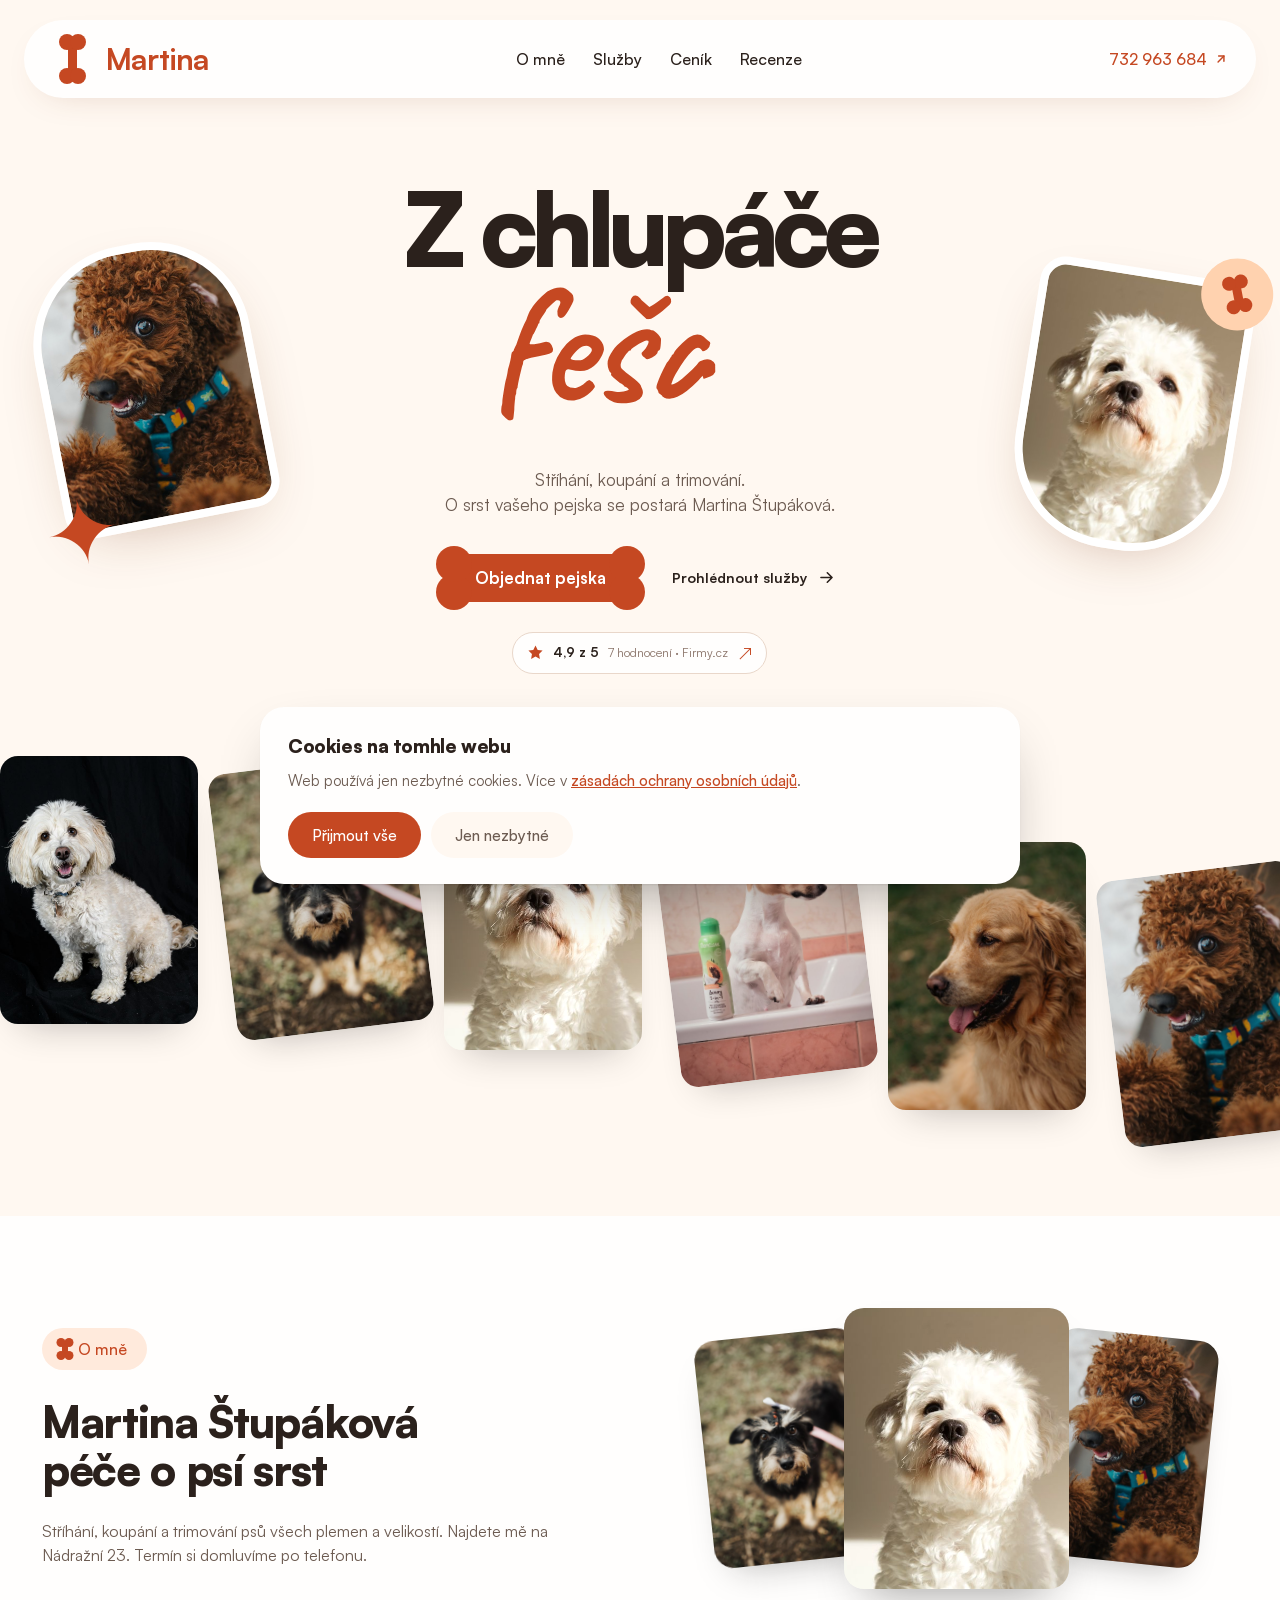
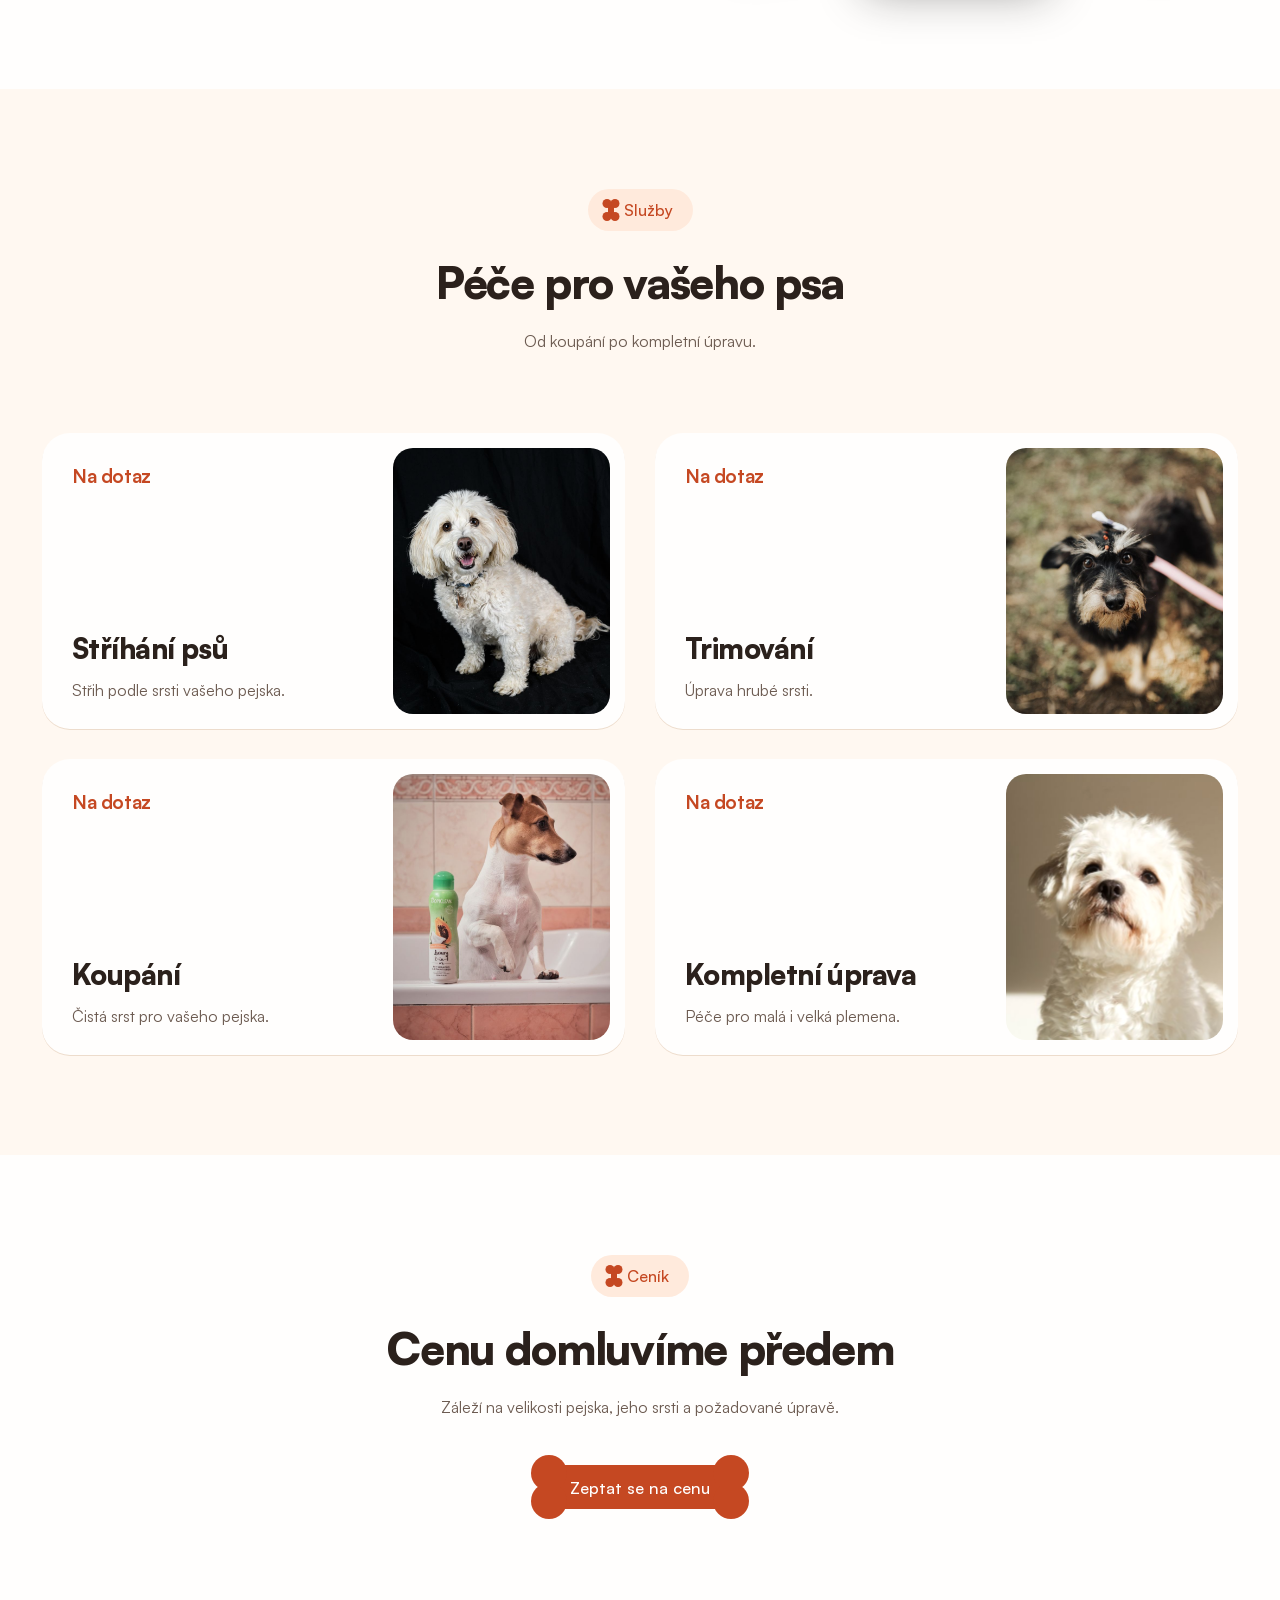
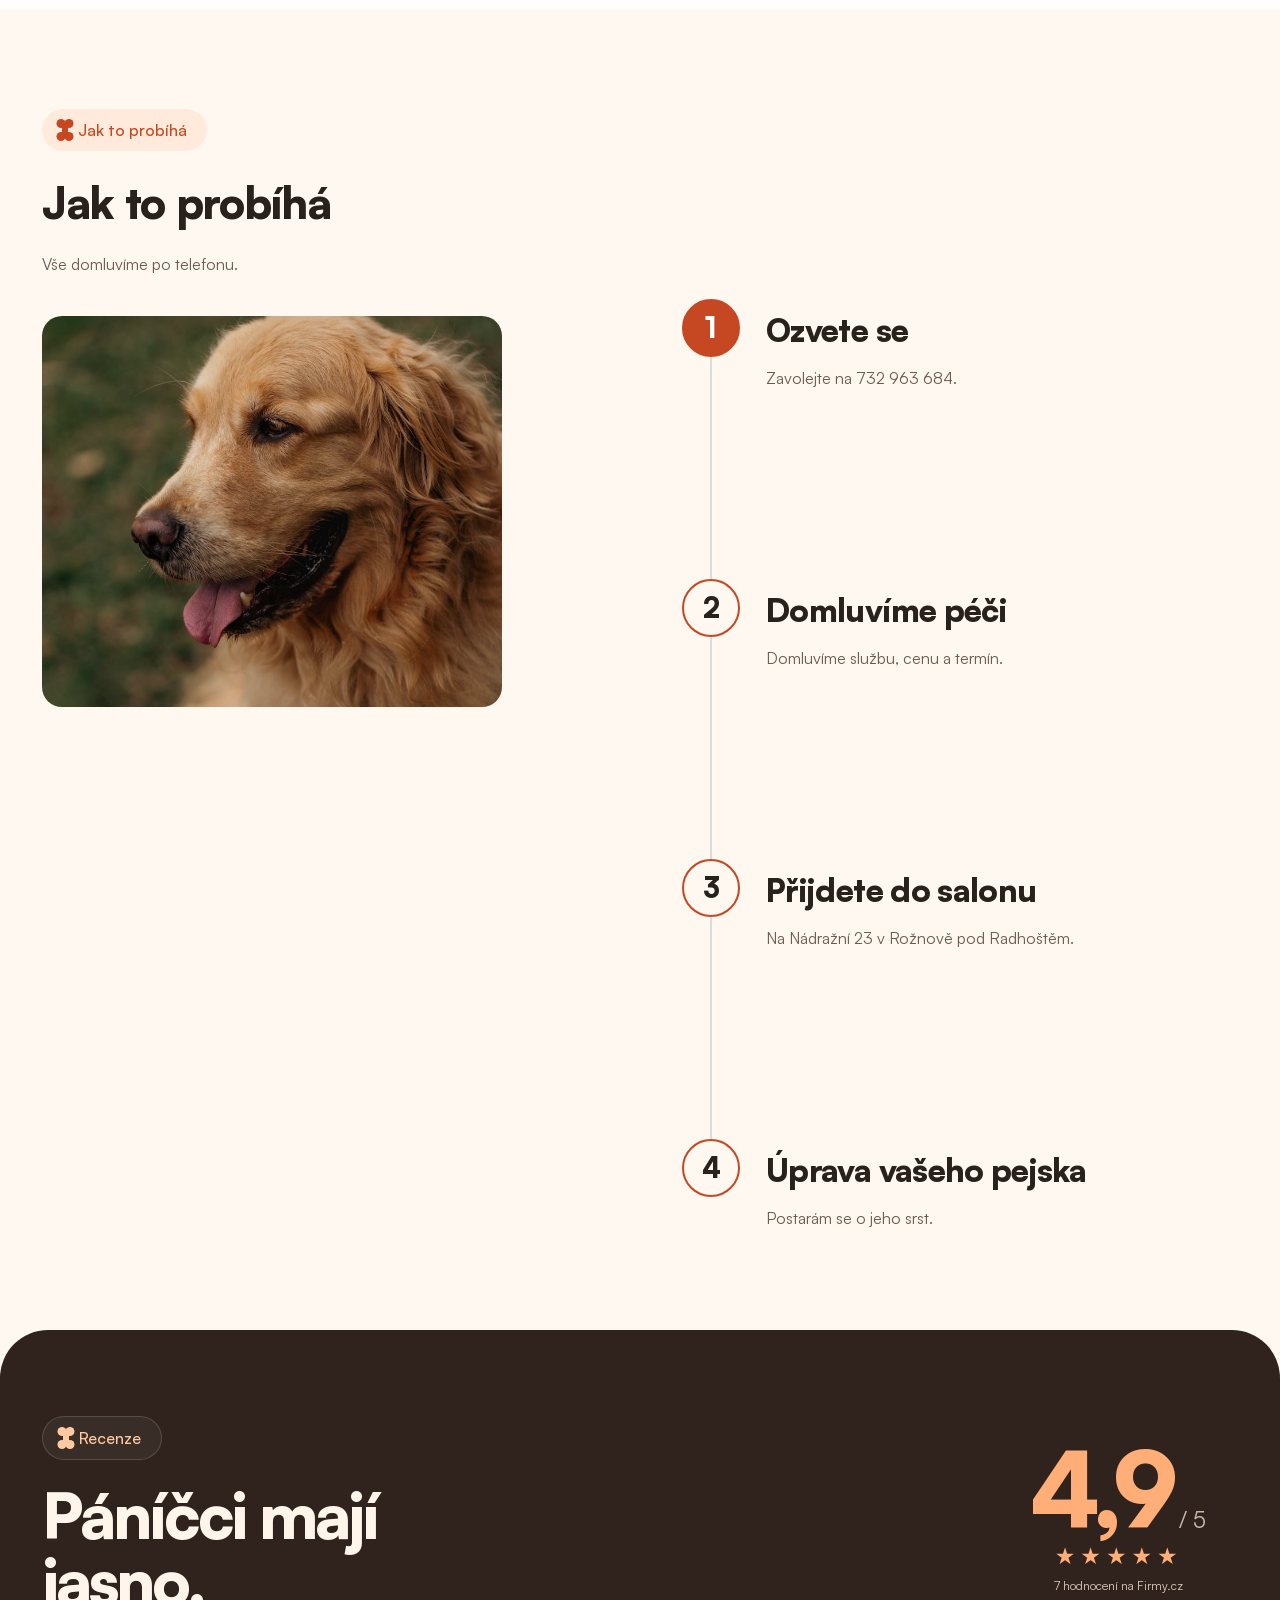
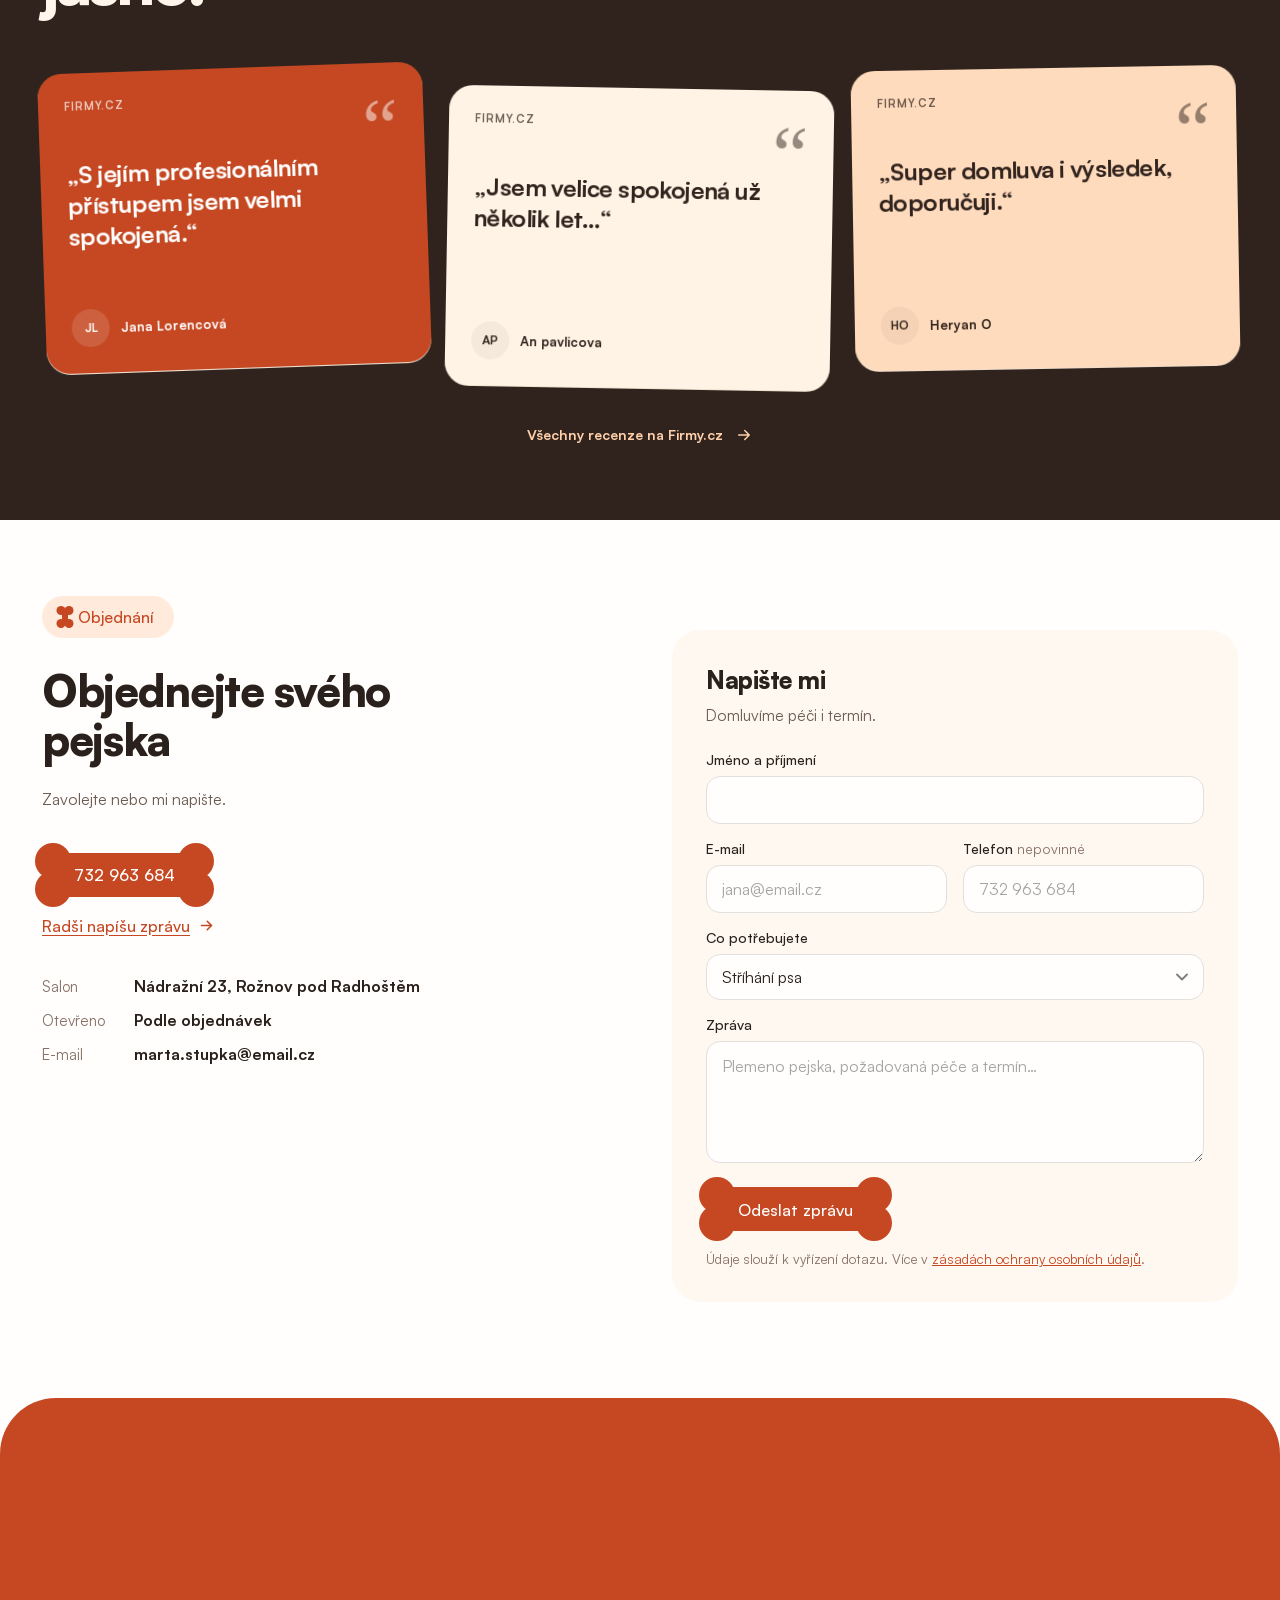
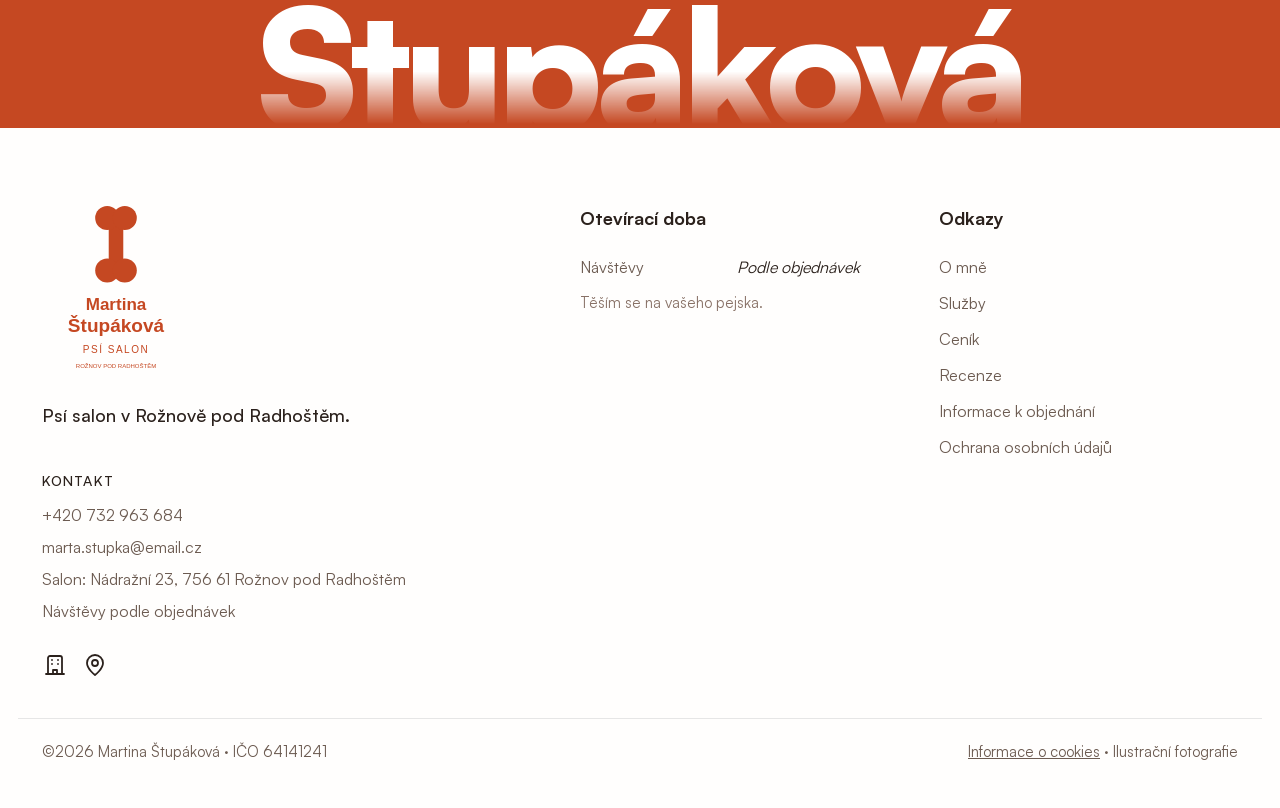
<file: public/index.html>
<!doctype html>
<html lang="cs">
<head>
<meta charset="utf-8">
<meta name="viewport" content="width=device-width, initial-scale=1">
<title>Martina Štupáková | Psí salon, Rožnov pod Radhoštěm</title>
<meta name="description" content="Stříhání, koupání, trimování a kompletní úprava psů všech ras i velikostí. Martina Štupáková, Nádražní 23, Rožnov pod Radhoštěm. Telefon 732 963 684.">
<meta name="theme-color" content="#c54822">
<link rel="icon" type="image/svg+xml" href="assets/salon/znak.svg">
<meta property="og:type" content="website">
<meta property="og:site_name" content="Psí salon Martina Štupáková">
<meta property="og:locale" content="cs_CZ">
<meta property="og:title" content="Martina Štupáková | Psí salon v Rožnově pod Radhoštěm">
<meta property="og:description" content="Stříhání, koupání, trimování a kompletní úprava psů. Návštěvy podle objednávek.">
<script type="application/ld+json">
{
  "@context": "https://schema.org",
  "@type": "LocalBusiness",
  "name": "Psí salon Martina Štupáková",
  "description": "Stříhání, koupání, trimování a kompletní úprava psů všech ras i velikostí.",
  "telephone": "+420732963684",
  "email": "marta.stupka@email.cz",
  "taxID": "64141241",
  "address": {
    "@type": "PostalAddress",
    "streetAddress": "Nádražní 23",
    "addressLocality": "Rožnov pod Radhoštěm",
    "postalCode": "756 61",
    "addressCountry": "CZ"
  },
  "sameAs": [
    "https://www.firmy.cz/detail/12734097-martina-stupakova-roznov-pod-radhostem.html"
  ]
}
</script>
<link rel="preload" href="assets/salon/pismo/caveat-semibold.ttf" as="font" type="font/ttf" crossorigin>
</head>
<body>
<style>
  @font-face{font-family:"Satoshi";src:url([data-uri]) format("woff2");font-weight:400;font-style:normal;font-display:swap;}
  @font-face{font-family:"Satoshi";src:url([data-uri]) format("woff2");font-weight:500;font-style:normal;font-display:swap;}
  @font-face{font-family:"Satoshi";src:url([data-uri]) format("woff2");font-weight:700;font-style:normal;font-display:swap;}
  @font-face{font-family:"Satoshi";src:url([data-uri]) format("woff2");font-weight:900;font-style:normal;font-display:swap;}

  :root{
    --bg:#f4f4f4;
    --surface:#ffffff;
    --ink:#141414;
    --ink-soft:#5a5a5a;
    --ink-muted:#7c7c7c;
    --accent:#5b6f70;
    --accent-dark:#46585a;
    --star:#e2a32e;
    --card-w:198px;
    --card-h:268px;
    --card-gap:24px;
    --arc:1;
    /* one grade across every photo so the mixed sources read as one set */
    --photo-grade:saturate(.9) contrast(1.02);
  }

  *{box-sizing:border-box;}
  html{ -webkit-text-size-adjust:100%; }
  html,body{margin:0;padding:0;}
  body{
    background:var(--bg);
    color:var(--ink);
    font-family:"Satoshi", ui-sans-serif, system-ui, -apple-system, "Segoe UI", sans-serif;
    -webkit-font-smoothing:antialiased;
    -moz-osx-font-smoothing:grayscale;
    overflow-x:clip;
  }

  a{color:inherit; text-decoration:none;}

  /* Lámání řádků. Nadpisy rozkládáme na stejně dlouhé řádky, u odstavců
     hlídáme, aby na posledním řádku nezůstalo osamocené slovo. Na úzké
     obrazovce je obojí vidět nejvíc. */
  h1, h2, h3,
  .pr-sub, .faq-item summary, .pr-pack h3, .pr-size-name{ text-wrap:balance; }
  p, blockquote, li, figcaption, .stat-label, .pr-size-breeds,
  .pr-size-time, .pr-pack-sub, .pr-pick-lead{ text-wrap:pretty; }
  a:focus-visible, button:focus-visible{outline:2px solid var(--accent-dark); outline-offset:4px; border-radius:8px;}

  .page{
    max-width:1344px;
    margin:0 auto;
    padding:0 24px;
  }

  /* ---------- Navbar ---------- */
  .nav-wrap{
    position:sticky;
    top:20px;
    z-index:50;
    max-width:1344px;
    margin:20px auto 0;
    padding:0 24px;
  }
  .navbar{
    background:var(--surface);
    border-radius:999px;
    height:78px;
    display:flex;
    align-items:center;
    justify-content:space-between;
    padding:0 28px 0 26px;
    box-shadow:0 1px 2px rgba(20,20,20,.04), 0 14px 30px -14px rgba(20,20,20,.16);
  }

  .logo{
    display:flex;
    align-items:center;
    gap:11px;
    font-size:30px;
    font-weight:700;
    color:var(--accent);
    letter-spacing:-0.02em;
  }

  .logo-img{ width:40px; height:40px; flex-shrink:0; }
  .brandmark-inner .logo-img{ width:1em; height:1em; }

  /* upright bone mark, scales through its custom properties, inherits text color */
  .bone-mark{
    /* waist stays narrower than the lobe pair, so it reads as a bone at any size */
    --bar-w:7px;
    --bar-h:22px;
    --lobe:11px;
    --spread:9px;
    position:relative;
    width:var(--bar-w);
    height:var(--bar-h);
    background:currentColor;
    border-radius:calc(var(--bar-w) / 2);
    flex-shrink:0;
  }
  .bone-mark::before,.bone-mark::after{
    content:"";
    position:absolute;
    left:50%;
    width:var(--lobe);
    height:var(--lobe);
    border-radius:50%;
    background:currentColor;
    transform:translateX(calc(-50% - var(--spread) / 2));
    box-shadow:var(--spread) 0 0 0 currentColor;
  }
  .bone-mark::before{ top:calc(var(--lobe) / -2); }
  .bone-mark::after{ bottom:calc(var(--lobe) / -2); }

  .nav-links{
    display:flex;
    align-items:center;
    gap:28px;
    list-style:none;
    margin:0;
    padding:0;
  }
  .nav-links a{
    font-size:16px;
    font-weight:500;
    color:var(--ink);
    transition:color .18s ease;
  }
  .nav-links a:hover{ color:var(--accent); }

  .nav-cta{
    display:inline-flex;
    align-items:center;
    gap:7px;
    font-size:16px;
    font-weight:500;
    color:var(--accent);
    transition:color .18s ease;
  }
  .nav-cta:hover{ color:var(--accent-dark); }
  .nav-cta svg{ width:14px; height:14px; }

  /* Nabídka na mobilu. Rozbaluje tentýž seznam odkazů jako na desktopu,
     aby se odkazy neudržovaly na dvou místech. */
  .nav-menu{ display:none; }
  .nav-menu-carky{
    position:relative;
    display:block;
    width:20px;
    height:14px;
  }
  .nav-menu-carky span{
    position:absolute;
    left:0;
    width:100%;
    height:2px;
    border-radius:2px;
    background:var(--accent);
    transition:transform .22s ease, opacity .18s ease;
  }
  .nav-menu-carky span:nth-child(1){ top:0; }
  .nav-menu-carky span:nth-child(2){ top:6px; }
  .nav-menu-carky span:nth-child(3){ top:12px; }
  .nav-menu[aria-expanded="true"] .nav-menu-carky span:nth-child(1){ transform:translateY(6px) rotate(45deg); }
  .nav-menu[aria-expanded="true"] .nav-menu-carky span:nth-child(2){ opacity:0; }
  .nav-menu[aria-expanded="true"] .nav-menu-carky span:nth-child(3){ transform:translateY(-6px) rotate(-45deg); }

  /* ---------- Hero ---------- */
  .hero{
    display:flex;
    flex-direction:column;
    align-items:center;
    text-align:center;
    padding-top:81px;
  }

  .trust{
    display:flex;
    align-items:center;
    gap:15px;
  }
  .avatars{ display:flex; }
  .avatars img{
    width:35px;
    height:35px;
    border-radius:50%;
    object-fit:cover;
    border:2.5px solid var(--surface);
    margin-left:-14px;
    box-shadow:0 2px 6px rgba(20,20,20,.14);
  }
  .avatars img:first-child{ margin-left:0; }

  .trust-text{
    display:flex;
    flex-direction:column;
    align-items:flex-start;
    text-align:left;
    line-height:1.32;
  }
  .trust-label{ font-size:14px; color:var(--ink-muted); font-weight:400; }
  .trust-value{ font-size:15.5px; color:var(--ink); font-weight:600; }

  h1{
    font-size:clamp(38px, 4.47vw, 71px);
    font-weight:900;
    line-height:1.06;
    letter-spacing:-0.035em;
    margin:40px 0 0;
    text-wrap:balance;
  }

  .sub{
    font-size:19px;
    line-height:1.34;
    color:var(--ink-soft);
    max-width:560px;
    margin:26px 0 0;
    font-weight:400;
  }

  .bone-btn{
    position:relative;
    display:inline-flex;
    align-items:center;
    justify-content:center;
    height:44px;
    padding:0 32px;
    margin-top:46px;
    background:var(--accent);
    color:#fff;
    font-family:inherit;
    font-size:16.5px;
    font-weight:500;
    border:none;
    border-radius:22px;
    cursor:pointer;
    transition:background .18s ease;
  }
  .bone-btn::before,.bone-btn::after{
    content:"";
    position:absolute;
    top:50%;
    width:36px;
    height:36px;
    border-radius:50%;
    background:var(--accent);
    transform:translateY(calc(-50% - 14px));
    box-shadow:0 28px 0 0 var(--accent);
    transition:background .18s ease, box-shadow .18s ease;
  }
  .bone-btn::before{ left:-7px; }
  .bone-btn::after{ right:-7px; }
  .bone-btn span{ position:relative; z-index:1; }
  .bone-btn:hover{ background:var(--accent-dark); }
  .bone-btn:hover::before,.bone-btn:hover::after{ background:var(--accent-dark); box-shadow:0 28px 0 0 var(--accent-dark); }

  /* ---------- Photo marquee ---------- */
  .strip{
    margin-top:4px;
    padding-top:22px;
    height:486px;
    overflow:hidden;
  }
  .track{
    display:flex;
    gap:var(--card-gap);
    width:max-content;
    animation:marquee 105s linear infinite;
    will-change:transform;
  }
  @keyframes marquee{
    from{ transform:translateX(-140px); }
    to{ transform:translateX(calc(-140px - 14 * (var(--card-w) + var(--card-gap)))); }
  }
  @media (prefers-reduced-motion: reduce){
    .track{ animation:none; transform:translateX(-140px); }
  }

  .card{
    flex-shrink:0;
    width:var(--card-w);
    height:var(--card-h);
  }

  .card-img{
    width:100%;
    height:100%;
    border-radius:18px;
    background-size:cover;
    background-position:center;
    background-repeat:no-repeat;
    background-color:#e4e4e4;
    filter:var(--photo-grade);
    box-shadow:0 20px 36px -22px rgba(20,20,20,.30);
    transition:transform .5s cubic-bezier(.22,1,.36,1), box-shadow .5s cubic-bezier(.22,1,.36,1);
  }
  .card:hover .card-img{
    transform:translateY(-14px) scale(1.035);
    box-shadow:0 30px 52px -24px rgba(20,20,20,.42);
  }

  @media (prefers-reduced-motion: reduce){
    .card-img{ transition:box-shadow .25s ease; }
    .card:hover .card-img{ transform:none; }
  }

  .card:nth-child(14n+1){ transform:translateY(calc(0px * var(--arc))) rotate(0deg); }
  .card:nth-child(14n+2){ transform:translateY(calc(7px * var(--arc))) rotate(-7deg); }
  .card:nth-child(14n+3){ transform:translateY(calc(26px * var(--arc))) rotate(0deg); }
  .card:nth-child(14n+4){ transform:translateY(calc(54px * var(--arc))) rotate(-7deg); }
  .card:nth-child(14n+5){ transform:translateY(calc(86px * var(--arc))) rotate(0deg); }
  .card:nth-child(14n+6){ transform:translateY(calc(114px * var(--arc))) rotate(-7deg); }
  .card:nth-child(14n+7){ transform:translateY(calc(133px * var(--arc))) rotate(0deg); }
  .card:nth-child(14n+8){ transform:translateY(calc(140px * var(--arc))) rotate(-7deg); }
  .card:nth-child(14n+9){ transform:translateY(calc(133px * var(--arc))) rotate(0deg); }
  .card:nth-child(14n+10){ transform:translateY(calc(114px * var(--arc))) rotate(-7deg); }
  .card:nth-child(14n+11){ transform:translateY(calc(86px * var(--arc))) rotate(0deg); }
  .card:nth-child(14n+12){ transform:translateY(calc(54px * var(--arc))) rotate(-7deg); }
  .card:nth-child(14n+13){ transform:translateY(calc(26px * var(--arc))) rotate(0deg); }
  .card:nth-child(14n+14){ transform:translateY(calc(7px * var(--arc))) rotate(-7deg); }

  .ph1{ background-image:url(assets/salon/fotky/pudl.jpg); }
  .ph2{ background-image:url(assets/salon/fotky/knirac.jpg); }
  .ph3{ background-image:url(assets/salon/fotky/maltezak.jpg); }
  .ph4{ background-image:url(assets/salon/fotky/koupani.jpg); }
  .ph5{ background-image:url(assets/salon/fotky/retrivr.jpg); }
  .ph6{ background-image:url(assets/salon/fotky/hnedy-pudl.jpg); }
  .ph7{ background-image:url(assets/salon/fotky/zlaty-retrivr.jpg); }

  /* ---------- About ---------- */
  .about{
    background:var(--surface);
  }
  .about-inner{
    max-width:1244px;
    margin:0 auto;
    padding:92px 24px 100px;
  }
  .about-grid{
    display:grid;
    grid-template-columns:1fr 1fr;
    gap:68px;
    align-items:center;
  }

  .badge{
    display:inline-flex;
    align-items:center;
    gap:10px;
    background:#edf2f2;
    color:var(--accent);
    font-size:16px;
    font-weight:500;
    padding:10px 20px;
    border-radius:999px;
  }
  .badge .bone-mark{ --bar-w:6px; --bar-h:13px; --lobe:9px; --spread:8px; }

  .about h2{
    font-size:44px;
    font-weight:900;
    line-height:1.1;
    letter-spacing:-0.03em;
    margin:28px 0 0;
  }
  .about p{
    font-size:16px;
    line-height:1.55;
    color:var(--ink-soft);
    max-width:575px;
    margin:24px 0 0;
  }

  .about-photos{
    display:flex;
    align-items:center;
    justify-content:center;
  }
  .ap{
    position:relative;
    border-radius:20px;
    background-size:cover;
    background-position:center;
    background-color:#eaeaea;
    filter:var(--photo-grade);
    box-shadow:0 18px 34px -20px rgba(20,20,20,.34);
  }
  .ap-side{
    width:162px;
    height:228px;
    z-index:1;
  }
  .ap-left{ transform:rotate(-6deg); }
  .ap-right{ transform:rotate(6deg); }
  .ap-main{
    width:225px;
    height:281px;
    margin:0 -22px;
    z-index:2;
    box-shadow:0 24px 44px -22px rgba(20,20,20,.42);
  }

  .stats{
    display:grid;
    grid-template-columns:repeat(4, 1fr);
    gap:8px;
    margin-top:72px;
  }
  .stat{
    background:#f7f7f7;
    border-radius:22px;
    padding:20px 24px;
    display:flex;
    flex-direction:column;
  }
  .stat-num{
    font-size:42px;
    font-weight:900;
    line-height:1;
    letter-spacing:-0.02em;
  }
  .stat-label{
    font-size:16px;
    color:var(--ink-soft);
    margin-top:12px;
  }

  /* ---------- Services ---------- */
  .services{
    background:var(--bg);
  }
  .svc-inner{
    max-width:1244px;
    margin:0 auto;
    padding:100px 24px;
  }
  .svc-head{
    display:flex;
    flex-direction:column;
    align-items:center;
    text-align:center;
  }
  .services h2{
    font-size:44px;
    font-weight:900;
    line-height:1.1;
    letter-spacing:-0.03em;
    margin:28px 0 0;
  }
  .svc-head p{
    font-size:16px;
    line-height:1.5;
    color:var(--ink-soft);
    margin:22px 0 0;
  }

  .svc-grid{
    display:grid;
    grid-template-columns:1fr 1fr;
    gap:30px;
    margin-top:80px;
  }

  .svc-card{
    display:flex;
    flex-direction:column;
  }
  .svc-body{
    position:relative;
    z-index:2;
    flex:1;
    background:var(--surface);
    border-radius:28px;
    min-height:296px;
    transition:border-radius .45s cubic-bezier(.32,.72,0,1) .06s;
    padding:15px;
    display:flex;
    gap:16px;
    box-shadow:0 1px 2px rgba(20,20,20,.05);
  }
  .svc-text{
    flex:1;
    min-width:0;
    display:flex;
    flex-direction:column;
    justify-content:space-between;
    padding:11px 0 12px 15px;
  }

  /* price loops upward to a second copy of itself on hover */
  .svc-price{
    display:block;
    height:34px;
    overflow:hidden;
    color:var(--accent);
    font-size:30px;
    font-weight:900;
    letter-spacing:-0.02em;
  }
  .svc-price span{
    display:block;
    height:34px;
    line-height:34px;
    transition:transform .5s cubic-bezier(.32,.72,0,1);
  }

  .services h3{
    font-size:28px;
    font-weight:900;
    letter-spacing:-0.02em;
    margin:0;
  }
  .svc-text p{
    font-size:16px;
    line-height:1.5;
    color:var(--ink-soft);
    margin:10px 0 0;
  }

  .svc-photo{
    width:217px;
    min-height:266px;
    align-self:stretch;
    flex-shrink:0;
    border-radius:20px;
    background-size:cover;
    background-position:center;
    background-color:#e4e4e4;
    filter:var(--photo-grade);
    transition:transform .5s cubic-bezier(.32,.72,0,1);
  }

  /* the orange bar is always its full size and simply slides down out of the
     card; only this mask grows, so card and bar read as one rounded block */
  .svc-cta{
    position:relative;
    z-index:1;
    height:0;
    overflow:hidden;
    transition:height .5s cubic-bezier(.32,.72,0,1);
  }
  .svc-cta a{
    position:absolute;
    left:0;
    right:0;
    bottom:0;
    height:52px;
    background:var(--accent);
    border-radius:0 0 28px 28px;
    display:flex;
    align-items:center;
    justify-content:flex-end;
    gap:8px;
    padding:0 30px;
    color:#fff;
    font-size:16px;
    font-weight:500;
  }
  .svc-cta svg{ width:14px; height:14px; }

  .svc-card:hover .svc-cta,
  .svc-card:focus-within .svc-cta{ height:52px; }
  .svc-card:hover .svc-body,
  .svc-card:focus-within .svc-body{
    border-bottom-left-radius:0;
    border-bottom-right-radius:0;
    transition:border-radius .2s cubic-bezier(.32,.72,0,1);
  }
  .svc-card:hover .svc-price span,
  .svc-card:focus-within .svc-price span{ transform:translateY(-34px); }
  .svc-card:hover .svc-photo,
  .svc-card:focus-within .svc-photo{ transform:rotate(-2.5deg); }

  @media (prefers-reduced-motion: reduce){
    .svc-price span,.svc-photo,.svc-cta,.svc-body,
    .svc-card:hover .svc-body,
    .svc-card:focus-within .svc-body{ transition:none; }
    .svc-card:hover .svc-price span,
    .svc-card:focus-within .svc-price span,
    .svc-card:hover .svc-photo,
    .svc-card:focus-within .svc-photo{ transform:none; }
  }

  /* ---------- Process ---------- */
  .process{
    background:var(--bg);
  }
  .process-inner{
    max-width:1244px;
    margin:0 auto;
    padding:100px 24px;
    display:grid;
    grid-template-columns:460px 1fr;
    gap:180px;
    align-items:start;
  }

  /* left column parks itself while the timeline scrolls past */
  .pr-intro{
    position:sticky;
    top:130px;
  }
  .process h2{
    font-size:44px;
    font-weight:900;
    line-height:1.1;
    letter-spacing:-0.03em;
    margin:28px 0 0;
  }
  .pr-intro > p{
    font-size:16px;
    line-height:1.5;
    color:var(--ink-soft);
    margin:24px 0 0;
  }
  .pr-photo{
    width:100%;
    aspect-ratio:445 / 379;
    margin-top:40px;
    border-radius:20px;
    background-size:cover;
    background-position:center;
    background-color:#e4e4e4;
    filter:var(--photo-grade);
  }

  .pr-track{
    position:relative;
    padding-top:190px;
  }
  .pr-list{
    list-style:none;
    margin:0;
    padding:0;
  }
  .pr-line{
    position:absolute;
    left:28px;
    width:2px;
    background:#dcdcdc;
    border-radius:1px;
  }
  .pr-line-fill{
    position:absolute;
    inset:0 0 auto 0;
    height:0;
    background:var(--accent);
    border-radius:1px;
  }

  .pr-step{
    position:relative;
    min-height:280px;
    padding-left:84px;
  }
  .pr-step:last-child{ min-height:0; }

  .pr-num{
    position:absolute;
    left:0;
    top:0;
    width:58px;
    height:58px;
    border-radius:50%;
    display:flex;
    align-items:center;
    justify-content:center;
    font-size:28px;
    font-weight:900;
    letter-spacing:-0.02em;
    background:var(--bg);
    border:2px solid var(--accent);
    color:var(--ink);
    z-index:2;
    transition:background .3s ease, color .3s ease;
  }
  .pr-step.is-active .pr-num{
    background:var(--accent);
    color:#fff;
  }

  .pr-copy{ padding-top:10px; }
  .process h3{
    font-size:32px;
    font-weight:900;
    letter-spacing:-0.02em;
    margin:0;
  }
  .pr-copy p{
    font-size:16px;
    line-height:1.5;
    color:var(--ink-soft);
    margin:14px 0 0;
    max-width:400px;
  }

  /* short category tag sits where the template kept a price */
  .svc-tag{ font-size:19px; font-weight:600; }
  .svc-note{
    margin:26px 0 0;
    font-size:16px;
    line-height:1.5;
    color:var(--ink-soft);
    text-align:center;
  }
  .svc-note a{ color:var(--accent); font-weight:500; }
  .svc-note a:hover{ text-decoration:underline; }

  /* ---------- Reviews ---------- */
  .reviews{ background:var(--surface); }
  .reviews-inner{
    max-width:1244px;
    margin:0 auto;
    padding:100px 24px;
  }
  .reviews-head{
    display:flex;
    flex-direction:column;
    align-items:center;
    text-align:center;
  }
  .reviews h2{
    font-size:44px;
    font-weight:900;
    line-height:1.1;
    letter-spacing:-0.03em;
    margin:28px 0 0;
  }

  .award{
    display:flex;
    align-items:center;
    justify-content:center;
    flex-wrap:wrap;
    gap:18px 40px;
    margin:34px auto 0;
    background:var(--bg);
    border-radius:22px;
    padding:22px 32px;
  }
  .award-mark{
    display:flex;
    align-items:center;
    gap:14px;
    font-size:19px;
    font-weight:900;
    letter-spacing:-0.02em;
    color:var(--accent);
  }
  .award-mark img{ width:52px; height:52px; }
  .award-stat{
    display:flex;
    flex-direction:column;
    gap:2px;
    font-size:15px;
    color:var(--ink-soft);
  }
  .award-stat b{
    font-size:19px;
    font-weight:700;
    color:var(--ink);
    letter-spacing:-0.02em;
  }
  .award-src{ font-size:14px; color:var(--ink-muted); }
  .award-src a{ color:var(--accent); }
  .award-src a:hover{ text-decoration:underline; }

  .reviews-grid{
    display:grid;
    grid-template-columns:repeat(3, 1fr);
    align-items:start;
    gap:25px;
    margin-top:36px;
  }
  .review{
    margin:0;
    background:var(--bg);
    border-radius:20px;
    padding:28px 26px;
  }
  .stars{
    display:flex;
    gap:3px;
    color:var(--star);
    margin-bottom:16px;
  }
  .stars svg{ width:17px; height:17px; }
  .review blockquote{
    margin:0;
    font-size:17px;
    line-height:1.45;
    color:var(--ink-soft);
  }
  .review figcaption{
    margin-top:20px;
    font-size:15px;
    color:var(--ink-muted);
  }
  .review figcaption b{
    display:block;
    font-size:17px;
    font-weight:600;
    color:var(--ink);
    margin-bottom:2px;
  }


  .sr-only{position:absolute;width:1px;height:1px;padding:0;margin:-1px;overflow:hidden;clip:rect(0 0 0 0);white-space:nowrap;border:0;}

  /* ---------- Price list ---------- */
  .pricing{ background:var(--surface); }
  .pricing-inner{
    max-width:1244px;
    margin:0 auto;
    padding:100px 24px;
  }
  .pricing-head{
    display:flex;
    flex-direction:column;
    align-items:center;
    text-align:center;
  }
  .pricing h2{
    font-size:44px;
    font-weight:900;
    line-height:1.1;
    letter-spacing:-0.03em;
    margin:28px 0 0;
  }
  .pricing-head > p{
    font-size:16px;
    line-height:1.5;
    color:var(--ink-soft);
    margin:22px 0 0;
    max-width:640px;
  }

  .pr-tabs{
    display:flex;
    justify-content:center;
    flex-wrap:wrap;
    gap:8px;
    margin:40px 0 0;
  }
  .pr-tab{
    font-family:inherit;
    font-size:15px;
    font-weight:500;
    color:var(--ink-soft);
    background:var(--bg);
    border:none;
    border-radius:999px;
    padding:11px 22px;
    cursor:pointer;
    transition:background .25s ease, color .25s ease;
  }
  .pr-tab:hover{ color:var(--ink); }
  .pr-tab[aria-selected="true"]{ background:var(--accent); color:#fff; }

  .pr-panel[hidden]{ display:none; }
  .pr-panel{
    margin-top:28px;
    animation:pr-fade .35s cubic-bezier(.22,1,.36,1) both;
  }
  @keyframes pr-fade{
    from{ opacity:0; transform:translateY(8px); }
    to{ opacity:1; transform:none; }
  }
  @media (prefers-reduced-motion: reduce){
    .pr-panel{ animation:none; }
  }

  .pr-scroll{
    overflow-x:auto;
    overscroll-behavior-x:contain;
    -webkit-overflow-scrolling:touch;
    border-radius:22px;
    background:var(--bg);
  }
  table.pr-table{
    width:100%;
    min-width:720px;
    border-collapse:collapse;
    font-size:16px;
  }
  .pr-table th,.pr-table td{
    padding:15px 18px;
    text-align:right;
    white-space:nowrap;
    font-variant-numeric:tabular-nums;
    border-bottom:1px solid #e6e4e1;
  }
  .pr-table tr:last-child th,.pr-table tr:last-child td{ border-bottom:none; }
  .pr-table thead th{
    font-size:14px;
    font-weight:600;
    color:var(--ink);
    line-height:1.3;
    white-space:normal;
    vertical-align:bottom;
  }
  .pr-table thead th span{
    display:block;
    font-weight:400;
    color:var(--ink-muted);
  }
  .pr-table tbody th{
    text-align:left;
    font-weight:500;
    color:var(--ink);
    white-space:normal;
    min-width:210px;
  }
  .pr-table td{ color:var(--ink-soft); }
  .pr-table tbody tr:hover{ background:#ececea; }
  .pr-table .is-key td{ color:var(--ink); font-weight:700; }

  .pr-packs{
    display:grid;
    grid-template-columns:1fr 1fr;
    gap:25px;
  }
  .pr-pack{
    background:var(--bg);
    border-radius:22px;
    padding:30px 28px;
  }
  .pr-pack h3{
    font-size:24px;
    font-weight:900;
    letter-spacing:-0.02em;
    margin:0;
  }
  .pr-pack .pr-pack-sub{
    display:block;
    margin-top:6px;
    font-size:15px;
    font-weight:400;
    color:var(--ink-muted);
  }
  .pr-price{
    display:flex;
    align-items:baseline;
    gap:10px;
    margin:22px 0 0;
    font-size:34px;
    font-weight:900;
    letter-spacing:-0.02em;
    color:var(--accent);
  }
  .pr-price small{
    font-size:15px;
    font-weight:500;
    color:var(--ink-soft);
  }
  .pr-pack h4{
    margin:26px 0 12px;
    font-size:15px;
    font-weight:600;
  }
  .pr-pack ul{
    list-style:none;
    margin:0;
    padding:0;
    display:flex;
    flex-direction:column;
    gap:9px;
    font-size:16px;
    color:var(--ink-soft);
  }
  .pr-pack li{ display:flex; gap:10px; }
  .pr-pack li::before{
    content:"";
    flex-shrink:0;
    width:6px;
    height:6px;
    margin-top:9px;
    border-radius:50%;
    background:var(--accent);
  }

  .pr-notes{
    margin-top:56px;
    display:grid;
    grid-template-columns:1fr 1fr;
    gap:25px;
  }
  .pr-note{
    background:var(--bg);
    border-radius:22px;
    padding:30px 28px;
  }
  .pr-note h3{
    font-size:20px;
    font-weight:700;
    letter-spacing:-0.02em;
    margin:0 0 16px;
  }
  .pr-note ol,.pr-note ul{
    margin:0;
    padding-left:20px;
    display:flex;
    flex-direction:column;
    gap:11px;
    font-size:16px;
    line-height:1.5;
    color:var(--ink-soft);
  }
  .pr-note li::marker{ color:var(--accent); font-weight:700; }
  .pr-free{
    margin:18px 0 0;
    font-size:16px;
    line-height:1.5;
    color:var(--ink);
    font-weight:500;
  }

  @media (max-width:900px){
    .pricing-inner{ padding:64px 24px; }
    .pricing h2{ font-size:32px; }
    .pr-packs,.pr-notes{ grid-template-columns:1fr; }
  }

  /* price list, plain-language layer */
  .pr-quick{
    display:flex;
    flex-wrap:wrap;
    justify-content:center;
    gap:10px;
    margin:26px 0 0;
  }
  .pr-quick span{
    background:var(--bg);
    border-radius:999px;
    padding:9px 18px;
    font-size:15px;
    color:var(--ink-soft);
  }
  .pr-quick b{ color:var(--ink); font-weight:700; }

  .pr-lead{
    max-width:780px;
    margin:0 auto 22px;
    text-align:center;
    font-size:17px;
    line-height:1.5;
    color:var(--ink-soft);
  }
  .pr-lead b{ color:var(--ink); font-weight:700; }

  .pr-sizes{
    display:grid;
    grid-template-columns:repeat(5,1fr);
    gap:14px;
  }
  .pr-size{
    background:var(--bg);
    border-radius:22px;
    padding:26px 22px 24px;
    display:flex;
    flex-direction:column;
  }
  .pr-size-name{ font-size:17px; font-weight:700; letter-spacing:-0.01em; }
  .pr-size-kg{ margin-top:4px; font-size:15px; color:var(--ink-muted); }
  .pr-size-price{
    margin-top:18px;
    font-size:31px;
    font-weight:900;
    letter-spacing:-0.02em;
    color:var(--accent);
    font-variant-numeric:tabular-nums;
  }
  .pr-size-time{ margin-top:6px; font-size:14px; line-height:1.4; color:var(--ink-soft); }
  .pr-size-breeds{
    margin-top:auto;
    padding-top:18px;
    font-size:14px;
    line-height:1.45;
    color:var(--ink-muted);
  }
  .pr-size-breeds b{
    display:block;
    margin:0 0 4px;
    padding-top:16px;
    border-top:1px solid #e0dedb;
    color:var(--ink-soft);
    font-weight:600;
  }

  .pr-incl{
    margin-top:14px;
    background:var(--bg);
    border-radius:22px;
    padding:30px 28px;
  }
  .pr-incl h3{
    font-size:20px;
    font-weight:700;
    letter-spacing:-0.02em;
    margin:0 0 18px;
  }
  .pr-incl-list{
    list-style:none;
    margin:0;
    padding:0;
    display:grid;
    grid-template-columns:repeat(3,1fr);
    gap:11px 30px;
    font-size:16px;
    color:var(--ink-soft);
  }
  .pr-incl-list li{ display:flex; gap:10px; }
  .pr-incl-list li::before{
    content:"";
    flex-shrink:0;
    width:6px;
    height:6px;
    margin-top:9px;
    border-radius:50%;
    background:var(--accent);
  }

  .pr-sub{
    margin:48px 0 0;
    font-size:24px;
    font-weight:900;
    letter-spacing:-0.02em;
  }
  .pr-subnote{
    margin:10px 0 20px;
    max-width:780px;
    font-size:16px;
    line-height:1.5;
    color:var(--ink-soft);
  }
  .pr-swipe{
    display:none;
    margin:12px 0 0;
    font-size:14px;
    color:var(--ink-muted);
  }

  @media (max-width:1100px){
    .pr-sizes{ grid-template-columns:repeat(3,1fr); }
    .pr-incl-list{ grid-template-columns:repeat(2,1fr); }
  }
  /* pruh s velikostmi psa, objevi se az na uzke obrazovce misto
     posouvani siroke tabulky do stran */
  .pr-pick{ display:none; }
  .pr-pick-lead{
    display:block;
    margin:0 0 10px;
    font-size:14px;
    color:var(--ink-muted);
  }
  .pr-pick-row{
    display:flex;
    gap:6px;
    overflow-x:auto;
    overscroll-behavior-x:contain;
    scrollbar-width:none;
    padding-bottom:2px;
  }
  .pr-pick-row::-webkit-scrollbar{ display:none; }
  .pr-pick-row button{
    flex:1 0 auto;
    font-family:inherit;
    font-size:14px;
    font-weight:600;
    line-height:1.25;
    color:var(--ink-soft);
    background:var(--bg);
    border:2px solid transparent;
    border-radius:14px;
    padding:9px 13px;
    cursor:pointer;
    white-space:nowrap;
    transition:background .2s ease, color .2s ease, border-color .2s ease;
  }
  .pr-pick-row button span{
    display:block;
    font-size:12.5px;
    font-weight:400;
    color:var(--ink-muted);
  }
  .pr-pick-row button[aria-pressed="true"]{
    background:var(--accent);
    border-color:var(--accent);
    color:#fff;
  }
  .pr-pick-row button[aria-pressed="true"] span{ color:rgba(255,255,255,.8); }

  @media (max-width:900px){
    .pr-sizes{ grid-template-columns:repeat(2,1fr); }
    .pr-incl-list{ grid-template-columns:1fr; }
    .pr-sub{ font-size:21px; }
    .pr-swipe{ display:block; }

    /* ---- psi tabulky: misto peti sloupcu jen ten vybrany ---- */
    .pr-pick.je-aktivni{ display:block; margin:0 0 14px; }
    .pr-scroll.je-vybrano{ overflow-x:visible; }
    .je-vybrano table.pr-table{ min-width:0; width:100%; }
    .je-vybrano .pr-table tbody th{ min-width:0; padding-right:10px; }
    .je-vybrano .pr-table thead th{ font-size:15px; }
    .je-vybrano .pr-table thead th:first-child{ text-align:left; }
    .je-vybrano .pr-table thead th span{ font-size:13px; }
    /* cena se nezalamuje, zbytek sirky pripadne nazvu ukonu */
    .je-vybrano .pr-table td{
      width:1%;
      white-space:nowrap;
      font-weight:700;
      color:var(--ink);
    }
    /* skryjeme vsechny cenove sloupce a jeden vratime podle volby */
    .je-vybrano .pr-table td,
    .je-vybrano .pr-table thead th:nth-child(n+2){ display:none; }
    .je-vybrano[data-vel="2"] .pr-table td:nth-child(2),
    .je-vybrano[data-vel="2"] .pr-table thead th:nth-child(2),
    .je-vybrano[data-vel="3"] .pr-table td:nth-child(3),
    .je-vybrano[data-vel="3"] .pr-table thead th:nth-child(3),
    .je-vybrano[data-vel="4"] .pr-table td:nth-child(4),
    .je-vybrano[data-vel="4"] .pr-table thead th:nth-child(4),
    .je-vybrano[data-vel="5"] .pr-table td:nth-child(5),
    .je-vybrano[data-vel="5"] .pr-table thead th:nth-child(5),
    .je-vybrano[data-vel="6"] .pr-table td:nth-child(6),
    .je-vybrano[data-vel="6"] .pr-table thead th:nth-child(6){ display:table-cell; }

    /* ---- kocici tabulka: z kazdeho radku karta ---- */
    .pr-scroll[data-karty]{ overflow-x:visible; background:none; border-radius:0; }
    [data-karty] + .pr-swipe{ display:none; }
    [data-karty] table.pr-table{ min-width:0; }
    [data-karty] .pr-table thead{ display:none; }
    [data-karty] .pr-table,
    [data-karty] .pr-table tbody,
    [data-karty] .pr-table tr,
    [data-karty] .pr-table th,
    [data-karty] .pr-table td{ display:block; }
    [data-karty] .pr-table tr{
      background:var(--bg);
      border-radius:20px;
      padding:20px 22px 8px;
    }
    [data-karty] .pr-table tr + tr{ margin-top:10px; }
    [data-karty] .pr-table tbody tr:hover{ background:var(--bg); }
    [data-karty] .pr-table tbody tr.is-key{ background:#edf2f2; }
    [data-karty] .pr-table tbody th{
      min-width:0;
      padding:0 0 12px;
      font-size:17px;
      font-weight:700;
      border-bottom:none;
    }
    [data-karty] .pr-table td{
      display:flex;
      justify-content:space-between;
      align-items:baseline;
      gap:16px;
      padding:9px 0;
      text-align:right;
      border-bottom:none;
      color:var(--ink);
      font-weight:600;
    }
    [data-karty] .pr-table td + td{ border-top:1px solid #e0dedb; }
    [data-karty] .pr-table td::before{
      content:attr(data-sloupec);
      flex:1 1 auto;
      text-align:left;
      white-space:normal;
      color:var(--ink-muted);
      font-weight:400;
    }
    [data-karty] .pr-table .is-key td + td{ border-top-color:#d5e0e0; }
  }
  @media (max-width:560px){
    .pr-sizes{ grid-template-columns:1fr; }
  }

  /* ---------- FAQ ---------- */
  .faq{
    background:var(--bg);
  }
  .faq-inner{
    max-width:1244px;
    margin:0 auto;
    padding:100px 24px;
    display:grid;
    grid-template-columns:1fr 589px;
    gap:60px;
    align-items:start;
  }
  .faq h2{
    font-size:44px;
    font-weight:900;
    line-height:1.1;
    letter-spacing:-0.03em;
    margin:28px 0 0;
  }
  .faq-intro > p{
    font-size:16px;
    line-height:1.5;
    color:var(--ink-soft);
    margin:24px 0 0;
    max-width:520px;
  }

  .faq-panel{
    background:#efefef;
    border-radius:24px;
    padding:20px 22px;
    display:flex;
    flex-direction:column;
    gap:14px;
  }
  .faq-item{
    background:var(--surface);
    border-radius:16px;
    padding:0 22px;
  }
  .faq-item summary{
    list-style:none;
    display:flex;
    align-items:center;
    justify-content:space-between;
    gap:20px;
    padding:19px 0;
    cursor:pointer;
    font-size:17px;
    font-weight:500;
    color:var(--ink);
  }
  .faq-item summary::-webkit-details-marker{ display:none; }
  .faq-item summary:focus-visible{ outline:2px solid var(--accent); outline-offset:4px; border-radius:6px; }

  /* plus that turns into a cross when the item opens */
  .faq-mark{
    position:relative;
    width:17px;
    height:17px;
    flex-shrink:0;
    transition:transform .3s cubic-bezier(.22,1,.36,1);
  }
  .faq-mark::before,.faq-mark::after{
    content:"";
    position:absolute;
    background:var(--ink);
    border-radius:1px;
  }
  .faq-mark::before{ left:0; right:0; top:7.5px; height:2px; }
  .faq-mark::after{ top:0; bottom:0; left:7.5px; width:2px; }
  .faq-item[open] .faq-mark{ transform:rotate(45deg); }

  .faq-item > p{
    margin:0;
    padding:0 0 20px;
    font-size:17px;
    line-height:1.45;
    color:var(--ink-soft);
    max-width:520px;
  }

  /* ---------- Closing call to action ---------- */
  .cta{
    background:var(--surface);
    position:relative;
    overflow:hidden;
    display:flex;
    align-items:center;
  }
  .cta-inner{
    position:relative;
    z-index:2;
    width:100%;
    max-width:1244px;
    margin:0 auto;
    padding:104px 24px 110px;
    display:flex;
    flex-direction:column;
    align-items:center;
    text-align:center;
  }
  .cta h2{
    font-size:44px;
    font-weight:900;
    line-height:1.12;
    letter-spacing:-0.03em;
    margin:28px 0 0;
  }
  .cta-inner > p{
    font-size:16px;
    line-height:1.5;
    color:var(--ink-soft);
    margin:22px 0 0;
  }
  .cta .bone-btn{ margin-top:42px; }

  .cta-facts{
    display:flex;
    flex-wrap:wrap;
    justify-content:center;
    gap:10px 34px;
    margin:34px 0 0;
    font-size:16px;
    color:var(--ink-soft);
  }
  .cta-facts b{ color:var(--ink); font-weight:600; }

  /* ---------- Oversized brand mark ---------- */
  .brandmark-wrap{ background:var(--surface); }
  .brandmark{
    height:330px;
    background:var(--accent);
    border-radius:56px 56px 0 0;
    overflow:hidden;
    display:flex;
    justify-content:center;
    align-items:flex-end;
  }
  .brandmark-inner{
    display:flex;
    align-items:center;
    gap:.25em;
    color:#fff;
    font-size:clamp(52px, 12.9vw, 190px);
    font-weight:900;
    letter-spacing:-0.045em;
    line-height:.74;
    -webkit-mask-image:linear-gradient(to bottom, #fff 54%, transparent 97%);
    mask-image:linear-gradient(to bottom, #fff 54%, transparent 97%);
  }
  .brandmark-inner .bone-mark{
    --bar-w:57px;
    --bar-h:183px;
    --lobe:88px;
    --spread:74px;
  }

  /* ---------- Footer ---------- */
  .site-footer{
    background:var(--surface);
  }
  .footer-inner{
    max-width:1244px;
    margin:0 auto;
    padding:78px 24px 40px;
    display:grid;
    grid-template-columns:1.6fr 1fr 1fr;
    gap:60px;
  }
  .footer-blurb{
    font-size:18px;
    font-weight:500;
    line-height:1.45;
    margin:0;
  }
  .footer-label{
    display:block;
    margin:44px 0 14px;
    font-size:14px;
    font-weight:500;
    letter-spacing:0.08em;
    text-transform:uppercase;
    color:var(--ink);
  }
  .signup{
    display:flex;
    align-items:center;
    max-width:363px;
    background:#f5f5f5;
    border-radius:14px;
    padding:7px;
  }
  .signup input{
    flex:1;
    min-width:0;
    border:none;
    background:none;
    font-family:inherit;
    font-size:16px;
    color:var(--ink);
    padding:0 12px;
  }
  .signup input::placeholder{ color:var(--ink-muted); }
  .signup input:focus{ outline:none; }
  .signup:focus-within{ box-shadow:0 0 0 2px var(--accent); }
  .signup button{
    border:none;
    font-family:inherit;
    font-size:16px;
    font-weight:500;
    color:#fff;
    background:#8ea3a4;
    border-radius:11px;
    padding:11px 26px;
    cursor:pointer;
    transition:background .2s ease;
  }
  .signup button:hover{ background:var(--accent); }

  .contact-list{
    list-style:none;
    margin:0;
    padding:0;
    display:flex;
    flex-direction:column;
    gap:10px;
    font-size:16px;
    color:var(--ink-soft);
  }
  .contact-list a:hover{ color:var(--accent); }

  .hours{
    list-style:none;
    margin:0;
    padding:0;
    display:flex;
    flex-direction:column;
    gap:11px;
    font-size:16px;
    color:var(--ink-soft);
    max-width:280px;
  }
  .hours li{
    display:flex;
    justify-content:space-between;
    gap:20px;
  }
  .hours li span:last-child{
    color:var(--ink);
    font-variant-numeric:tabular-nums;
  }
  .hours .hours-note{ color:var(--ink-muted); font-style:italic; }

  .socials{
    display:flex;
    gap:14px;
    margin-top:30px;
  }
  .socials a{
    width:26px;
    height:26px;
    display:flex;
    align-items:center;
    justify-content:center;
    color:var(--ink);
  }
  .socials svg{ width:24px; height:24px; }
  .socials a:hover{ color:var(--accent); }

  .footer-col h3{
    font-size:18px;
    font-weight:600;
    margin:0 0 26px;
  }
  .footer-col ul{
    list-style:none;
    margin:0;
    padding:0;
    display:flex;
    flex-direction:column;
    gap:14px;
  }
  .footer-col a{
    font-size:16px;
    color:var(--ink-soft);
  }
  .footer-col a:hover{ color:var(--accent); }

  .footer-base{
    max-width:1244px;
    margin:0 auto;
    padding:22px 24px 46px;
    border-top:1px solid #e6e6e6;
    display:flex;
    flex-wrap:wrap;
    justify-content:space-between;
    gap:10px 24px;
    font-size:15px;
    color:var(--ink-soft);
  }

  @media (max-width:900px){
    .navbar{ height:66px; position:relative; }
    /* telefon a nabídka drží u pravého kraje, logo zůstává vlevo */
    .nav-cta{ margin-left:auto; }
    .nav-menu{
      display:inline-flex;
      align-items:center;
      justify-content:center;
      width:44px;
      height:44px;
      margin:0 -10px 0 4px;
      padding:0;
      border:none;
      background:none;
      cursor:pointer;
      -webkit-tap-highlight-color:transparent;
    }
    .nav-links{
      display:none;
      position:absolute;
      top:calc(100% + 10px);
      left:0;
      right:0;
      flex-direction:column;
      align-items:stretch;
      gap:0;
      padding:8px;
      background:var(--surface);
      border-radius:26px;
      box-shadow:0 1px 2px rgba(20,20,20,.04), 0 18px 40px -16px rgba(20,20,20,.28);
    }
    .nav-links.je-otevrena{ display:flex; }
    .nav-links a{
      display:block;
      padding:14px 18px;
      border-radius:18px;
      font-size:17px;
    }
    .nav-links a:hover,.nav-links a:focus-visible{ background:var(--bg); }
    .logo{ font-size:24px; }
    h1{ font-size:clamp(34px, 8.4vw, 52px); }
    .sub{ font-size:16px; }
    .sub br{ display:none; }
    :root{ --card-w:148px; --card-h:200px; --arc:.72; }
    .strip{ height:300px; }
    .about-inner{ padding:64px 24px 64px; }
    .about-grid{ grid-template-columns:1fr; gap:44px; }
    .about h2{ font-size:34px; }
    .about h2 br{ display:none; }
    .stats{ grid-template-columns:repeat(2, 1fr); }
    .stat-num{ font-size:34px; }
    .svc-inner{ padding:64px 24px; }
    .services h2{ font-size:32px; }
    .svc-head p br{ display:none; }
    .svc-grid{ grid-template-columns:1fr; gap:20px; margin-top:48px; }
    .svc-body{
      min-height:0;
      flex-direction:column-reverse;
      border-bottom-left-radius:0;
      border-bottom-right-radius:0;
    }
    .svc-cta{ height:52px; }
    .svc-photo{ width:100%; min-height:200px; height:200px; align-self:auto; }
    .svc-text{ padding:12px 8px 8px; }
    .services h3{ font-size:24px; }
    .process-inner{ grid-template-columns:1fr; gap:56px; padding:64px 24px; }
    .pr-intro{ position:static; }
    .process h2{ font-size:32px; }
    .pr-intro h2 br{ display:none; }
    .pr-intro > p br{ display:none; }
    .pr-track{ padding-top:0; }
    .pr-step{ min-height:210px; padding-left:70px; }
    .pr-num{ width:48px; height:48px; font-size:22px; }
    .pr-line{ left:23px; }
    .process h3{ font-size:24px; }
    .reviews-inner{ padding:64px 24px; }
    .reviews h2{ font-size:32px; }
    .reviews-grid{ grid-template-columns:1fr; gap:16px; }
    .award{ gap:16px 28px; padding:20px 24px; }
    .faq-inner{ grid-template-columns:1fr; gap:40px; padding:64px 24px; }
    .faq h2{ font-size:32px; }
    .faq-intro h2 br{ display:none; }
    .cta h2{ font-size:30px; }
    .cta-inner{ padding:64px 24px 72px; }
    .cta-inner h2 br{ display:none; }
    .brandmark{ height:clamp(96px, 22.4vw, 232px); border-radius:32px 32px 0 0; }
    .brandmark-inner .bone-mark{ --bar-w:16px; --bar-h:50px; --lobe:24px; --spread:20px; }
    .footer-inner{ grid-template-columns:1fr 1fr; gap:40px; padding:56px 24px 32px; }
    .footer-blurb{ grid-column:1 / -1; font-size:16px; }
    .footer-blurb br{ display:none; }
  }
  @media (min-width:901px) and (max-width:1150px){
    .faq-inner{ grid-template-columns:1fr 1fr; gap:40px; }
  }

  /* ---------- Telefony ---------- */
  @media (max-width:560px){
    :root{ --card-w:118px; --card-h:158px; --card-gap:14px; --arc:.46; }

    .page{ padding:0 16px; }
    .nav-wrap{ top:10px; margin-top:12px; padding:0 16px; }
    .navbar{ height:60px; padding:0 10px 0 14px; }
    .logo{ font-size:21px; gap:8px; }
    .logo-img{ width:32px; height:32px; }
    /* zaporny okraj drzi prvky opticky u kraje, prst ale ma celych 44 px */
    .nav-cta{ font-size:15px; gap:5px; padding:12px 8px; margin:-12px 0 -12px -8px; }
    .nav-menu{ margin:0 -12px 0 0; }
    .nav-links{ border-radius:22px; }
    .nav-links a{ font-size:16.5px; padding:13px 16px; }
    /* kotva formuláře: hlavička je tu nižší, tak i odstup */
    #formularBox{ scroll-margin-top:88px; }

    .hero{ padding-top:50px; }
    .trust{ gap:12px; }
    .avatars img{ width:31px; height:31px; margin-left:-12px; border-width:2px; }
    .trust-label{ font-size:13px; }
    .trust-value{ font-size:14.5px; }
    h1{ margin-top:28px; }
    .sub{ margin-top:20px; }
    .bone-btn{ margin-top:34px; }

    .strip{ height:240px; padding-top:16px; }

    .about-inner{ padding:52px 16px 56px; }
    .about-grid{ gap:36px; }
    .about h2{ font-size:29px; margin-top:22px; }
    .about p{ font-size:15.5px; margin-top:18px; }
    /* trojice fotek se roztahne podle sirky telefonu, pomery stran drzi */
    .ap-side{ width:30%; height:auto; aspect-ratio:162 / 228; }
    .ap-main{ width:42%; height:auto; aspect-ratio:225 / 281; margin:0 -4%; }
    .stats{ gap:6px; margin-top:42px; }
    .stat{ padding:15px 14px 17px; border-radius:18px; }
    .stat-num{ font-size:26px; }
    .stat-label{ font-size:13.5px; margin-top:8px; }

    .svc-inner{ padding:52px 16px; }
    .services h2{ font-size:28px; margin-top:22px; }
    .svc-head p{ font-size:15.5px; }
    .svc-grid{ margin-top:34px; }
    .services h3{ font-size:22px; }
    .svc-note{ font-size:15px; }

    .pricing-inner{ padding:52px 16px; }
    .pricing h2{ font-size:28px; margin-top:22px; }
    .pricing-head > p{ font-size:15.5px; }
    .pr-quick{ gap:7px; }
    .pr-quick span{ font-size:14px; padding:8px 14px; }
    .pr-tabs{ margin-top:30px; gap:6px; }
    .pr-tab{ font-size:14px; padding:12px 16px; }
    .pr-lead{ font-size:15.5px; }
    .pr-sizes{ gap:10px; }
    /* nazev a vaha vlevo, cena vpravo: karta je tim o tretinu nizsi */
    .pr-size{
      display:grid;
      grid-template-columns:1fr auto;
      align-items:center;
      column-gap:16px;
      padding:20px 20px 18px;
    }
    .pr-size-name{ grid-column:1; grid-row:1; }
    .pr-size-kg{ grid-column:1; grid-row:2; margin-top:2px; }
    .pr-size-price{ grid-column:2; grid-row:1 / span 2; margin-top:0; font-size:28px; }
    .pr-size-time{ grid-column:1 / -1; grid-row:3; margin-top:12px; }
    .pr-size-breeds{ grid-column:1 / -1; grid-row:4; padding-top:14px; }
    .pr-size-breeds b{ padding-top:14px; }
    .pr-incl,.pr-note,.pr-pack{ padding:24px 20px; }
    .pr-incl h3,.pr-note h3{ font-size:19px; }
    .pr-sub{ font-size:20px; margin-top:38px; }
    .pr-subnote{ font-size:15px; }
    .pr-notes{ margin-top:40px; }
    .pr-price{ font-size:30px; }
    .pr-pack h3{ font-size:21px; }
    .pr-pack h4{ margin-top:22px; }
    .pr-pack ul,.pr-note ol,.pr-note ul{ font-size:15.5px; }
    .pr-packs,.pr-notes{ gap:12px; }
    table.pr-table{ font-size:15px; }
    .pr-table th,.pr-table td{ padding:13px 14px; }
    /* zaloha pro pripad, ze by nedobehl JavaScript: prvni sloupec zustane
       stat, at je pri posouvani porad videt, ceho se cislo tyka */
    .pr-scroll:not(.je-vybrano):not([data-karty]) .pr-table tbody th{
      position:sticky;
      left:0;
      z-index:1;
      min-width:0;
      width:148px;
      background:var(--bg);
      box-shadow:1px 0 0 #e6e4e1;
    }
    .pr-scroll:not(.je-vybrano):not([data-karty]) .pr-table tbody tr:hover th{ background:#ececea; }

    .process-inner{ padding:52px 16px; gap:44px; }
    .process h2{ font-size:28px; margin-top:22px; }
    .pr-photo{ margin-top:30px; }
    .pr-step{ min-height:0; padding-left:58px; padding-bottom:36px; }
    .pr-step:last-child{ padding-bottom:0; }
    .pr-num{ width:42px; height:42px; font-size:19px; }
    .pr-line{ left:20px; }
    .process h3{ font-size:21px; }
    .pr-copy{ padding-top:7px; }

    .reviews-inner{ padding:52px 16px; }
    .reviews h2{ font-size:28px; margin-top:22px; }
    /* ocenění nahoře, obě čísla vedle sebe, zdroj jako patička karty */
    .award{
      display:grid;
      grid-template-columns:1fr 1fr;
      gap:16px 14px;
      padding:20px 20px 18px;
      width:100%;
      text-align:left;
      margin-top:26px;
    }
    .award-mark{
      grid-column:1 / -1;
      font-size:18px;
      gap:11px;
      padding-bottom:16px;
      border-bottom:1px solid #e0dedb;
    }
    .award-mark img{ width:40px; height:40px; }
    .award-stat{ font-size:14px; line-height:1.3; }
    .award-stat b{ font-size:22px; margin-bottom:3px; }
    .award-src{
      grid-column:1 / -1;
      padding-top:14px;
      border-top:1px solid #e0dedb;
      font-size:13.5px;
    }
    .review{ padding:22px 20px; }
    .review blockquote{ font-size:16.5px; }
    .stars svg{ width:16px; height:16px; }
    .review figcaption{ margin-top:16px; }

    .faq-inner{ padding:52px 16px; }
    .faq h2{ font-size:28px; margin-top:22px; }
    .faq-panel{ padding:14px; border-radius:20px; }
    .faq-item{ padding:0 18px; }
    .faq-item summary{ font-size:16px; gap:14px; }
    .faq-item > p{ font-size:16px; }

    .cta-inner{ padding:52px 16px 60px; }
    .cta h2{ font-size:27px; margin-top:22px; }
    .cta-facts{ gap:8px 20px; margin-top:28px; font-size:15px; }

    .brandmark{ border-radius:24px 24px 0 0; }

    .footer-inner{ grid-template-columns:1fr; gap:32px; padding:44px 16px 26px; }
    .footer-blurb{ margin-bottom:4px; }
    .footer-col h3{ margin-bottom:18px; }
    .footer-base{ padding:20px 16px 34px; font-size:14px; }
  }
  /* ---------- Doplnky pro ZdeVenči ---------- */
  .award-mark .bone-mark{ --bar-w:8px; --bar-h:26px; --lobe:13px; --spread:11px; }

  /* znacka ZdeVenči: v hlavicce vyrez do kolecka, v paticce cela */
  .logo-znak{
    width:auto;
    height:52px;
    flex-shrink:0;
  }
  .footer-znak{
    display:block;
    width:148px;
    height:auto;
    margin:0 0 26px;
  }

  /* vypis predností v sekci O mne: dva sloupce, aby radky nebyly uzke */
  .about .pr-incl{ margin-top:56px; }
  .about .pr-incl-list{ grid-template-columns:repeat(2,1fr); }
  .pr-incl-list b{ color:var(--ink); font-weight:600; }

  /* ctyri velikosti psa misto peti */
  .pr-sizes{ grid-template-columns:repeat(4,1fr); }

  .pr-free a,.pr-note a{ color:var(--accent); font-weight:500; }
  .pr-free a:hover,.pr-note a:hover{ text-decoration:underline; }

  .footer-base a{ text-decoration:underline; }
  .footer-base a:hover{ color:var(--accent); }

  .hours-note-text{
    margin:14px 0 0;
    font-size:15px;
    line-height:1.5;
    color:var(--ink-muted);
    max-width:280px;
  }

  @media (max-width:1100px){
    .pr-sizes{ grid-template-columns:repeat(2,1fr); }
  }
  /* na uzsim pracovnim stole se delsi cislo ve statistice jinak zalomi */
  @media (min-width:901px) and (max-width:1180px){
    .stat-num{ font-size:34px; }
  }
  @media (max-width:900px){
    .about .pr-incl-list{ grid-template-columns:1fr; }
  }
  @media (max-width:560px){
    .pr-sizes{ grid-template-columns:1fr; }
    .logo-znak{ height:42px; }
    .footer-znak{ width:124px; margin-bottom:22px; }
    /* jediny udaj v hodnoceni zabere celou sirku */
    .award-stat{ grid-column:1 / -1; }
  }
  /* ---------- Objednání: text vlevo, formulář vpravo ---------- */
  .napiste-inner{
    position:relative;
    z-index:2;
    width:100%;
    max-width:1244px;
    margin:0 auto;
    padding:76px 24px 96px;
    display:grid;
    grid-template-columns:1fr 1fr;
    gap:64px;
    /* oba sloupce zacinaji nahore: nadpis tak sedi proti nadpisu formulare */
    align-items:start;
  }
  .napiste-text{ display:flex; flex-direction:column; align-items:flex-start; text-align:left; }
  .napiste-text > p{ font-size:16px; line-height:1.5; color:var(--ink-soft); margin:22px 0 0; }
  .napiste-fakta{
    list-style:none;
    margin:38px 0 0;
    padding:0;
    width:100%;
    display:flex;
    flex-direction:column;
    gap:12px;
    font-size:16px;
  }
  .napiste-fakta li{ display:flex; gap:14px; align-items:baseline; }
  .napiste-fakta li > span{ min-width:78px; flex-shrink:0; font-size:15px; color:var(--ink-muted); }
  .napiste-fakta b{ font-weight:600; color:var(--ink); }
  .napiste-fakta a:hover{ color:var(--accent); }

  .formular{
    margin-top:34px;
    background:var(--bg);
    border-radius:28px;
    padding:34px 34px 32px;
  }
  .formular h3{ font-size:24px; font-weight:900; letter-spacing:-0.02em; margin:0; }
  .formular-lead{ font-size:15.5px; line-height:1.5; color:var(--ink-soft); margin:8px 0 0; }
  .formular-lead a{ color:var(--accent); font-weight:500; }
  .formular form{ margin-top:24px; display:flex; flex-direction:column; gap:16px; }
  .pole{ display:flex; flex-direction:column; gap:7px; }
  .pole label{ font-size:14px; font-weight:500; color:var(--ink); }
  .nepovinne{ color:var(--ink-muted); font-weight:400; }
  .pole input,.pole select,.pole textarea{
    width:100%;
    font-family:inherit;
    font-size:16px;
    color:var(--ink);
    background:var(--surface);
    border:1.5px solid #e2e0dd;
    border-radius:14px;
    padding:12px 15px;
    transition:border-color .18s ease, box-shadow .18s ease;
  }
  .pole textarea{ resize:vertical; min-height:118px; line-height:1.5; }
  .pole select{
    appearance:none;
    -webkit-appearance:none;
    padding-right:42px;
    background-image:url("data:image/svg+xml;charset=utf-8,%3Csvg xmlns='http://www.w3.org/2000/svg' width='12' height='8' viewBox='0 0 12 8' fill='none'%3E%3Cpath d='M1 1.5L6 6.5L11 1.5' stroke='%237c7c7c' stroke-width='1.8' stroke-linecap='round' stroke-linejoin='round'/%3E%3C/svg%3E");
    background-repeat:no-repeat;
    background-position:right 15px center;
  }
  .pole input:focus,.pole select:focus,.pole textarea:focus{
    outline:none;
    border-color:var(--accent);
    box-shadow:0 0 0 3px rgba(91,111,112,.16);
  }
  .pole input::placeholder,.pole textarea::placeholder{ color:#a5a5a5; }
  /* pole, které je potřeba opravit: barva rámečku i hláška pod ním */
  .pole.je-spatne input,.pole.je-spatne select,.pole.je-spatne textarea{
    border-color:#d99a9a;
    background:#fdf8f8;
  }
  .pole.je-spatne input:focus,.pole.je-spatne select:focus,.pole.je-spatne textarea:focus{
    border-color:#a12626;
    box-shadow:0 0 0 3px rgba(161,38,38,.14);
  }
  .pole-chyba{ font-size:13.5px; line-height:1.45; color:#a12626; margin:0; }
  .pole-pocitadlo{ font-size:13px; line-height:1.4; color:var(--ink-muted); margin:0; text-align:right; }
  .pole-par{ display:grid; grid-template-columns:1fr 1fr; gap:16px; }
  /* past na roboty: pro člověka neviditelná, pro čtečku skrytá */
  .past{ position:absolute; left:-9999px; width:1px; height:1px; overflow:hidden; }
  .formular .bone-btn{ margin-top:8px; align-self:flex-start; }
  .formular-note{ font-size:13.5px; line-height:1.5; color:var(--ink-muted); margin:2px 0 0; }
  .formular-note a{ color:var(--accent); text-decoration:underline; }
  .formular-stav{
    margin:4px 0 0;
    padding:13px 16px;
    border-radius:14px;
    font-size:15px;
    line-height:1.5;
  }
  .formular-stav.ok{ background:#e7f2e9; color:#1d6b33; }
  .formular-stav.chyba{ background:#fbeaea; color:#a12626; }
  .odkaz-formular{
    display:inline-flex;
    align-items:center;
    gap:8px;
    margin-top:18px;
    font-size:16px;
    font-weight:500;
    color:var(--accent);
    text-decoration:underline;
    text-underline-offset:3px;
    transition:color .18s ease, gap .18s ease;
  }
  .odkaz-formular svg{ width:17px; height:17px; flex-shrink:0; }
  .odkaz-formular:hover{ color:var(--ink); gap:11px; }

  /* kotva nesmí skončit pod lepivou hlavičkou */
  #formularBox{ scroll-margin-top:112px; }

  .formular.je-hotovo{ display:flex; align-items:center; justify-content:center; }
  .formular-hotovo{ text-align:center; padding:26px 6px 14px; }
  .formular-hotovo h3{ outline:none; }
  .formular-hotovo a{ color:var(--accent); font-weight:500; }
  .hotovo-znak{
    display:grid;
    place-items:center;
    width:66px;
    height:66px;
    margin:0 auto 20px;
    border-radius:50%;
    background:#e7f2e9;
    color:#1d6b33;
    animation:hotovo-pop .45s cubic-bezier(.2,.8,.3,1.25) both;
  }
  .hotovo-znak svg{ width:34px; height:34px; }
  @keyframes hotovo-pop{
    from{ transform:scale(.55); opacity:0; }
    to{ transform:scale(1); opacity:1; }
  }
  @media (prefers-reduced-motion: reduce){
    .hotovo-znak{ animation:none; }
    .odkaz-formular{ transition:none; }
  }

  @media (min-width:901px) and (max-width:1180px){
    .nav-links{ gap:20px; }
    .nav-links a{ font-size:15px; }
  }
  @media (max-width:1000px){
    .napiste-inner{ grid-template-columns:1fr; gap:44px; padding:64px 24px 80px; }
    .formular{ margin-top:0; }
  }
  @media (max-width:900px){
    .napiste-text h2 br{ display:none; }
    .napiste-text > p br{ display:none; }
  }
  @media (max-width:560px){
    .napiste-inner{ padding:52px 16px 60px; gap:34px; }
    .napiste-fakta{ margin-top:30px; font-size:15.5px; }
    .formular{ margin-top:0; padding:24px 20px 26px; border-radius:22px; }
    .pole-par{ grid-template-columns:1fr; }
    .formular .bone-btn{ align-self:stretch; }
  }
</style>
<link rel="stylesheet" href="assets/salon/upravy.css">



<header class="nav-wrap">
  <nav class="navbar">
    <a class="logo" href="#top">
      <img class="logo-znak" src="assets/salon/znak.svg" alt="" width="45" height="52">
      Martina
    </a>
    <ul class="nav-links" id="navLinks">
      <li><a href="#omne">O mně</a></li>
      <li><a href="#sluzby">Služby</a></li>
      <li><a href="#cenik">Ceník</a></li>
      <li><a href="#recenze">Recenze</a></li>
    </ul>
    <a class="nav-cta" href="tel:+420732963684" aria-label="Zavolat Martině: 732 963 684">
      <span class="nav-phone-number">732 963 684</span>
      <svg class="nav-phone-arrow" viewBox="0 0 24 24" fill="none" stroke="currentColor" stroke-width="2.5" stroke-linecap="round" stroke-linejoin="round" aria-hidden="true"><line x1="7" y1="17" x2="17" y2="7"/><polyline points="8 7 17 7 17 16"/></svg>
      <svg class="nav-phone-icon" viewBox="0 0 24 24" fill="none" stroke="currentColor" stroke-width="1.8" stroke-linecap="round" stroke-linejoin="round" aria-hidden="true"><path d="M8.3 3H5.5A2.5 2.5 0 0 0 3 5.7 17.2 17.2 0 0 0 18.3 21a2.5 2.5 0 0 0 2.7-2.5v-2.8l-5-1.5-1.5 2.2a12.5 12.5 0 0 1-6.9-6.9L9.8 8 8.3 3Z"/></svg>
    </a>
    <button class="nav-menu" type="button" id="navMenu" aria-expanded="false" aria-controls="navLinks" aria-label="Nabídka">
      <span class="nav-menu-carky" aria-hidden="true"><span></span><span></span><span></span></span>
    </button>
  </nav>
</header>

<div class="page" id="top">
  <section class="hero" aria-labelledby="heroTitle">
    <div class="hero-photo hero-photo-left" aria-hidden="true">
      <img src="assets/salon/fotky/hnedy-pudl.jpg" alt="" width="220" height="280" fetchpriority="high">
      <span class="hero-spark">✦</span>
    </div>
    <div class="hero-photo hero-photo-right" aria-hidden="true">
      <img src="assets/salon/fotky/maltezak.jpg" alt="" width="220" height="280">
      <span class="hero-photo-seal"><span class="bone-mark"></span></span>
    </div>
    <div class="hero-copy">
      <h1 id="heroTitle"><span class="hero-title-line" data-cena="txt-uvod-nadpis" data-cena-label="Hlavní nadpis" data-cena-blok="Hlavní texty">Z chlupáče</span><em class="hero-handwriting" data-cena="txt-uvod-akcent" data-cena-label="Výrazný řádek nadpisu" data-cena-blok="Hlavní texty">fešák.</em></h1>
      <p class="sub" data-cena="txt-uvod-podtitulek" data-cena-label="Podtitulek pod hlavním nadpisem" data-cena-blok="Hlavní texty">Stříhání, koupání a trimování. <br>O srst vašeho pejska se postará Martina Štupáková.</p>
      <div class="hero-actions">
        <a class="bone-btn" href="tel:+420732963684"><span>Objednat pejska</span></a>
        <a class="hero-more" href="#sluzby">Prohlédnout služby <svg viewBox="0 0 24 24" fill="none" stroke="currentColor" stroke-width="2" stroke-linecap="round" stroke-linejoin="round" aria-hidden="true"><path d="M5 12h14m-6-6 6 6-6 6"/></svg></a>
      </div>
      <a class="trust" href="#recenze" aria-label="Přečíst recenze zákazníků">
        <span class="trust-star"><svg viewBox="0 0 24 24" aria-hidden="true"><path d="m12 2 3.1 6.3 6.9 1-5 4.9 1.2 6.8-6.2-3.2-6.2 3.2 1.2-6.8-5-4.9 6.9-1z"/></svg></span>
        <span class="trust-value" data-cena="txt-uvod-hodnoceni" data-cena-label="Hodnocení v úvodu" data-cena-blok="Odznaky a čísla">4,9 z 5</span>
        <span class="trust-label" data-cena="txt-uvod-odznak" data-cena-label="Zdroj hodnocení" data-cena-blok="Odznaky a čísla">7 hodnocení · Firmy.cz</span>
        <span class="trust-arrow" aria-hidden="true">↗</span>
      </a>
    </div>
  </section>
</div>

<div class="strip" aria-hidden="true">
  <div class="track">
    <div class="photo-cycle"><div class="card"><div class="card-img ph1"></div></div><div class="card"><div class="card-img ph2"></div></div><div class="card"><div class="card-img ph3"></div></div><div class="card"><div class="card-img ph4"></div></div><div class="card"><div class="card-img ph5"></div></div><div class="card"><div class="card-img ph6"></div></div><div class="card"><div class="card-img ph7"></div></div><div class="card"><div class="card-img ph1"></div></div><div class="card"><div class="card-img ph2"></div></div><div class="card"><div class="card-img ph3"></div></div><div class="card"><div class="card-img ph4"></div></div><div class="card"><div class="card-img ph5"></div></div><div class="card"><div class="card-img ph6"></div></div><div class="card"><div class="card-img ph7"></div></div></div>
    <div class="photo-cycle"><div class="card"><div class="card-img ph1"></div></div><div class="card"><div class="card-img ph2"></div></div><div class="card"><div class="card-img ph3"></div></div><div class="card"><div class="card-img ph4"></div></div><div class="card"><div class="card-img ph5"></div></div><div class="card"><div class="card-img ph6"></div></div><div class="card"><div class="card-img ph7"></div></div><div class="card"><div class="card-img ph1"></div></div><div class="card"><div class="card-img ph2"></div></div><div class="card"><div class="card-img ph3"></div></div><div class="card"><div class="card-img ph4"></div></div><div class="card"><div class="card-img ph5"></div></div><div class="card"><div class="card-img ph6"></div></div><div class="card"><div class="card-img ph7"></div></div></div>
  </div>
</div>

<section class="about" id="omne">
  <div class="about-inner">
    <div class="about-grid">
      <div class="about-copy">
        <span class="badge"><span class="bone-mark"></span>O mně</span>
        <h2 data-cena="txt-omne-nadpis" data-cena-label="O mně, nadpis" data-cena-blok="Hlavní texty">Martina Štupáková <br>péče o psí srst</h2>
        <p data-cena="txt-omne-text" data-cena-label="O mně, odstavec" data-cena-blok="Hlavní texty">Stříhání, koupání a trimování psů všech plemen a velikostí. Najdete mě na Nádražní 23. Termín si domluvíme po telefonu.</p>
      </div>
      <div class="about-photos">
        <div class="ap ap-side ap-left" style="background-image:url(assets/salon/fotky/knirac.jpg)"></div>
        <div class="ap ap-main" style="background-image:url(assets/salon/fotky/maltezak.jpg)"></div>
        <div class="ap ap-side ap-right" style="background-image:url(assets/salon/fotky/hnedy-pudl.jpg)"></div>
      </div>
    </div>

  </div>
</section>

<!-- Nové ilustrační fotografie, zdroje: assets/salon/fotky/ZDROJE.md. -->
<section class="services" id="sluzby">
  <div class="svc-inner">
    <div class="svc-head">
      <span class="badge"><span class="bone-mark"></span>Služby</span>
      <h2>Péče pro vašeho psa</h2>
      <p>Od koupání po kompletní úpravu.</p>
    </div>

    <div class="svc-grid">
      <article class="svc-card">
        <div class="svc-body">
          <div class="svc-text">
            <span class="svc-price svc-tag"><span data-cena="svc-strihani" data-cena-label="Karta Stříhání">Na dotaz</span><span aria-hidden="true" data-cena="svc-strihani">Na dotaz</span></span>
            <div>
              <h3>Stříhání psů</h3>
              <p>Střih podle srsti vašeho pejska.</p>
            </div>
          </div>
          <div class="svc-photo" style="background-image:url(assets/salon/fotky/pudl.jpg)"></div>
        </div>
        <div class="svc-cta"><a href="tel:+420732963684">Objednat se <svg viewBox="0 0 24 24" fill="none" stroke="currentColor" stroke-width="2.5" stroke-linecap="round" stroke-linejoin="round" aria-hidden="true"><line x1="7" y1="17" x2="17" y2="7"/><polyline points="8 7 17 7 17 16"/></svg></a></div>
      </article>

      <article class="svc-card">
        <div class="svc-body">
          <div class="svc-text">
            <span class="svc-price svc-tag"><span data-cena="svc-trim" data-cena-label="Karta Trimování">Na dotaz</span><span aria-hidden="true" data-cena="svc-trim">Na dotaz</span></span>
            <div>
              <h3>Trimování</h3>
              <p>Úprava hrubé srsti.</p>
            </div>
          </div>
          <div class="svc-photo" style="background-image:url(assets/salon/fotky/knirac.jpg)"></div>
        </div>
        <div class="svc-cta"><a href="tel:+420732963684">Objednat se <svg viewBox="0 0 24 24" fill="none" stroke="currentColor" stroke-width="2.5" stroke-linecap="round" stroke-linejoin="round" aria-hidden="true"><line x1="7" y1="17" x2="17" y2="7"/><polyline points="8 7 17 7 17 16"/></svg></a></div>
      </article>

      <article class="svc-card">
        <div class="svc-body">
          <div class="svc-text">
            <span class="svc-price svc-tag"><span data-cena="svc-venceni" data-cena-label="Karta Koupání">Na dotaz</span><span aria-hidden="true" data-cena="svc-venceni">Na dotaz</span></span>
            <div>
              <h3>Koupání</h3>
              <p>Čistá srst pro vašeho pejska.</p>
            </div>
          </div>
          <div class="svc-photo" style="background-image:url(assets/salon/fotky/koupani.jpg)"></div>
        </div>
        <div class="svc-cta"><a href="tel:+420732963684">Objednat se <svg viewBox="0 0 24 24" fill="none" stroke="currentColor" stroke-width="2.5" stroke-linecap="round" stroke-linejoin="round" aria-hidden="true"><line x1="7" y1="17" x2="17" y2="7"/><polyline points="8 7 17 7 17 16"/></svg></a></div>
      </article>

      <article class="svc-card">
        <div class="svc-body">
          <div class="svc-text">
            <span class="svc-price svc-tag"><span data-cena="svc-hlidani" data-cena-label="Karta Kompletní úprava">Na dotaz</span><span aria-hidden="true" data-cena="svc-hlidani">Na dotaz</span></span>
            <div>
              <h3>Kompletní úprava</h3>
              <p>Péče pro malá i velká plemena.</p>
            </div>
          </div>
          <div class="svc-photo" style="background-image:url(assets/salon/fotky/maltezak.jpg)"></div>
        </div>
        <div class="svc-cta"><a href="tel:+420732963684">Objednat se <svg viewBox="0 0 24 24" fill="none" stroke="currentColor" stroke-width="2.5" stroke-linecap="round" stroke-linejoin="round" aria-hidden="true"><line x1="7" y1="17" x2="17" y2="7"/><polyline points="8 7 17 7 17 16"/></svg></a></div>
      </article>
    </div>

  </div>
</section>


<section class="pricing" id="cenik">
  <div class="pricing-inner">
    <div class="pricing-head">
      <span class="badge"><span class="bone-mark"></span>Ceník</span>
      <h2>Cenu domluvíme předem</h2>
      <p>Záleží na velikosti pejska, jeho srsti a požadované úpravě.</p>
      <a class="bone-btn" href="tel:+420732963684"><span>Zeptat se na cenu</span></a>
    </div>
  </div>
</section>

<section class="process" id="postup">
  <div class="process-inner">
    <div class="pr-intro">
      <span class="badge"><span class="bone-mark"></span>Jak to probíhá</span>
      <h2>Jak to probíhá</h2>
      <p>Vše domluvíme po telefonu.</p>
      <div class="pr-photo" style="background-image:url(assets/salon/fotky/retrivr.jpg)" role="img" aria-label="Ilustrační fotografie psa"></div>
    </div>

    <div class="pr-track" id="prTrack">
      <div class="pr-line" id="prLine" aria-hidden="true"><div class="pr-line-fill" id="prFill"></div></div>

      <ol class="pr-list">
      <li class="pr-step">
        <span class="pr-num">1</span>
        <div class="pr-copy">
<h3>Ozvete se</h3><p>Zavolejte na 732 963 684.</p>
        </div>
      </li>
      <li class="pr-step">
        <span class="pr-num">2</span>
        <div class="pr-copy">
<h3>Domluvíme péči</h3><p>Domluvíme službu, cenu a termín.</p>
        </div>
      </li>
      <li class="pr-step">
        <span class="pr-num">3</span>
        <div class="pr-copy">
<h3>Přijdete do salonu</h3><p>Na Nádražní 23 v Rožnově pod Radhoštěm.</p>
        </div>
      </li>
      <li class="pr-step">
        <span class="pr-num">4</span>
        <div class="pr-copy">
<h3>Úprava vašeho pejska</h3><p>Postarám se o jeho srst.</p>
        </div>
      </li>
      </ol>
    </div>
  </div>
</section>


<section class="reviews" id="recenze" aria-labelledby="reviewsTitle">
  <div class="reviews-inner">
    <div class="reviews-head">
      <div class="reviews-heading">
        <span class="badge"><span class="bone-mark"></span>Recenze</span>
        <h2 id="reviewsTitle" data-cena="txt-hodnoceni-nadpis" data-cena-label="Recenze, nadpis" data-cena-blok="Hlavní texty">Páníčci mají <br>jasno.</h2>
      </div>
      <a class="reviews-score" href="https://www.firmy.cz/detail/12734097-martina-stupakova-roznov-pod-radhostem.html" aria-label="Hodnocení 4,9 z 5, sedm recenzí na Firmy.cz">
        <span class="score-number"><b data-cena="txt-oceneni-a" data-cena-label="Hodnocení" data-cena-blok="Odznaky a čísla">4,9</b><span>/ 5</span></span>
        <span class="score-stars" aria-hidden="true"><span>★★★★★</span></span>
        <span class="score-caption" data-cena="txt-oceneni-a-popis" data-cena-label="Počet hodnocení" data-cena-blok="Odznaky a čísla">7 hodnocení na Firmy.cz</span>
      </a>
    </div>
    <div class="reviews-grid">
      <figure class="review">
        <div class="review-top"><span class="review-source">Firmy.cz</span><span class="review-quote" aria-hidden="true">“</span></div>
        <blockquote>„S jejím profesionálním přístupem jsem velmi spokojená.“</blockquote>
        <figcaption><span class="review-initials" aria-hidden="true">JL</span><span><b>Jana Lorencová</b></span></figcaption>
      </figure>
      <figure class="review">
        <div class="review-top"><span class="review-source">Firmy.cz</span><span class="review-quote" aria-hidden="true">“</span></div>
        <blockquote>„Jsem velice spokojená už několik let…“</blockquote>
        <figcaption><span class="review-initials" aria-hidden="true">AP</span><span><b>An pavlicova</b></span></figcaption>
      </figure>
      <figure class="review">
        <div class="review-top"><span class="review-source">Firmy.cz</span><span class="review-quote" aria-hidden="true">“</span></div>
        <blockquote>„Super domluva i výsledek, doporučuji.“</blockquote>
        <figcaption><span class="review-initials" aria-hidden="true">HO</span><span><b>Heryan O</b></span></figcaption>
      </figure>
    </div>
    <a class="reviews-all" href="https://www.firmy.cz/detail/12734097-martina-stupakova-roznov-pod-radhostem.html">Všechny recenze na Firmy.cz <svg viewBox="0 0 24 24" fill="none" stroke="currentColor" stroke-width="2" stroke-linecap="round" stroke-linejoin="round" aria-hidden="true"><path d="M5 12h14m-6-6 6 6-6 6"/></svg></a>
  </div>
</section>

<section class="cta" id="objednani">
  <div class="napiste-inner">
    <div class="napiste-text">
      <span class="badge"><span class="bone-mark"></span>Objednání</span>
      <h2 data-cena="txt-objednani-nadpis" data-cena-label="Objednání, nadpis" data-cena-blok="Hlavní texty">Objednejte svého <br>pejska</h2>
      <p data-cena="txt-objednani-text" data-cena-label="Objednání, text pod nadpisem" data-cena-blok="Hlavní texty">Zavolejte nebo mi napište.</p>
      <a class="bone-btn" href="tel:+420732963684"><span>732 963 684</span></a>
      <a class="odkaz-formular" href="#formularBox">Radši napíšu zprávu
        <svg viewBox="0 0 24 24" fill="none" stroke="currentColor" stroke-width="2.2" stroke-linecap="round" stroke-linejoin="round" aria-hidden="true"><line x1="5" y1="12" x2="19" y2="12"/><polyline points="13 6 19 12 13 18"/></svg>
      </a>
      <ul class="napiste-fakta">
        <li><span>Salon</span><b>Nádražní 23, Rožnov pod Radhoštěm</b></li>
        <li><span>Otevřeno</span><b>Podle objednávek</b></li>
        <li><span>E-mail</span><b><a href="mailto:marta.stupka@email.cz">marta.stupka@email.cz</a></b></li>
      </ul>
    </div>

    <div class="formular" id="formularBox">
      <h3>Napište mi</h3>
      <p class="formular-lead">Domluvíme péči i termín.</p>
      <form id="kontaktForm" novalidate>
        <div class="pole">
          <label for="k-jmeno">Jméno a příjmení</label>
          <input type="text" id="k-jmeno" name="jmeno" autocomplete="name"
                 minlength="2" maxlength="80" required aria-describedby="k-jmeno-chyba">
          <p class="pole-chyba" id="k-jmeno-chyba" hidden></p>
        </div>
        <div class="pole-par">
          <div class="pole">
            <label for="k-email">E-mail</label>
            <input type="email" id="k-email" name="email" autocomplete="email" inputmode="email"
                   maxlength="120" placeholder="jana@email.cz" required aria-describedby="k-email-chyba">
            <p class="pole-chyba" id="k-email-chyba" hidden></p>
          </div>
          <div class="pole">
            <label for="k-telefon">Telefon <span class="nepovinne">nepovinné</span></label>
            <input type="tel" id="k-telefon" name="telefon" autocomplete="tel" inputmode="tel"
                   maxlength="20" placeholder="732 963 684" aria-describedby="k-telefon-chyba">
            <p class="pole-chyba" id="k-telefon-chyba" hidden></p>
          </div>
        </div>
        <div class="pole">
          <label for="k-sluzba">Co potřebujete</label>
          <select id="k-sluzba" name="sluzba">
            <option>Stříhání psa</option>
            <option>Trimování</option>
            <option>Koupání</option>
            <option>Kompletní úprava</option>
            <option>Něco jiného</option>
          </select>
        </div>
        <div class="pole">
          <label for="k-zprava">Zpráva</label>
          <textarea id="k-zprava" name="zprava" rows="4" minlength="5" maxlength="3000" required
                    aria-describedby="k-zprava-pocet k-zprava-chyba"
                    placeholder="Plemeno pejska, požadovaná péče a termín…"></textarea>
          <p class="pole-pocitadlo" id="k-zprava-pocet" role="status" hidden></p>
          <p class="pole-chyba" id="k-zprava-chyba" hidden></p>
        </div>
        <div class="past" aria-hidden="true">
          <label for="k-web">Tohle pole nevyplňujte</label>
          <input type="text" id="k-web" name="web" tabindex="-1" autocomplete="off">
        </div>
        <button class="bone-btn" type="submit" id="kontaktBtn"><span>Odeslat zprávu</span></button>
        <p class="formular-note">Údaje slouží k vyřízení dotazu. Více v <a href="zasady-ochrany-osobnich-udaju/">zásadách ochrany osobních údajů</a>.</p>
        <p class="formular-stav" id="kontaktStav" role="status" hidden></p>
      </form>
    </div>
  </div>
</section>

<div class="brandmark-wrap"><div class="brandmark" aria-hidden="true">
  <div class="brandmark-inner">Štupáková</div>
</div></div>

<footer class="site-footer">
  <div class="footer-inner">
    <div>
      <img class="footer-znak" src="assets/salon/znacka.svg" alt="Psí salon Martina Štupáková" width="148" height="170">
      <p class="footer-blurb" data-cena="txt-paticka" data-cena-label="Patička, text pod logem" data-cena-blok="Hlavní texty">Psí salon v Rožnově pod Radhoštěm.</p>

      <span class="footer-label">Kontakt</span>
      <ul class="contact-list">
        <li><a href="tel:+420732963684">+420 732 963 684</a></li>
        <li><a href="mailto:marta.stupka@email.cz">marta.stupka@email.cz</a></li>
        <li>Salon: Nádražní 23, 756 61 Rožnov pod Radhoštěm</li>
        <li>Návštěvy podle objednávek</li>
      </ul>

      <div class="socials"><a href="https://www.firmy.cz/detail/12734097-martina-stupakova-roznov-pod-radhostem.html" aria-label="Martina Štupáková na Firmy.cz"><svg viewBox="0 0 24 24" fill="none" stroke="currentColor" stroke-width="1.8" stroke-linecap="round" stroke-linejoin="round" aria-hidden="true" focusable="false"><path d="M3 21h18M5 21V5a2 2 0 0 1 2-2h10a2 2 0 0 1 2 2v16M10 21v-4h4v4M9 7h.01M15 7h.01M9 11h.01M15 11h.01"/></svg></a><a href="https://mapy.com/?q=N%C3%A1dra%C5%BEn%C3%AD%2023%2C%20Ro%C5%BEnov%20pod%20Radho%C5%A1t%C4%9Bm" aria-label="Najít salon na mapě"><svg viewBox="0 0 24 24" fill="none" stroke="currentColor" stroke-width="1.8" stroke-linecap="round" stroke-linejoin="round" aria-hidden="true" focusable="false"><path d="M20 10c0 6-8 12-8 12S4 16 4 10a8 8 0 1 1 16 0Z"/><circle cx="12" cy="10" r="3"/></svg></a></div>
    </div>

    <div class="footer-col">
      <h3>Otevírací doba</h3>
      <ul class="hours">
        <li><span>Návštěvy</span><span class="hours-note">Podle objednávek</span></li>
      </ul>
      <p class="hours-note-text">Těším se na vašeho pejska.</p>
    </div>

    <nav class="footer-col" aria-label="Odkazy">
      <h3>Odkazy</h3>
      <ul>
        <li><a href="#omne">O mně</a></li>
        <li><a href="#sluzby">Služby</a></li>
        <li><a href="#cenik">Ceník</a></li>
        <li><a href="#recenze">Recenze</a></li>
        <li><a href="obchodni-podminky/">Informace k objednání</a></li>
        <li><a href="zasady-ochrany-osobnich-udaju/">Ochrana osobních údajů</a></li>
      </ul>
    </nav>
  </div>

  <div class="footer-base">
    <span>&copy;2026 Martina Štupáková &middot; IČO 64141241</span>
    <span><a href="#" data-cookies>Informace o cookies</a> &middot; Ilustrační fotografie</span>
  </div>
</footer>

<script>
(function () {
  var track = document.getElementById('prTrack');
  if (!track) return;

  var line = document.getElementById('prLine');
  var fill = document.getElementById('prFill');
  var steps = Array.prototype.slice.call(track.querySelectorAll('.pr-step'));
  var centres = [];
  var span = 0;
  var ticking = false;

  // the rule runs from the first circle's centre to the last one's
  function measure() {
    var trackTop = track.getBoundingClientRect().top;
    centres = steps.map(function (s) {
      var n = s.querySelector('.pr-num');
      var r = n.getBoundingClientRect();
      return r.top - trackTop + r.height / 2;
    });
    span = centres[centres.length - 1] - centres[0];
    line.style.top = centres[0] + 'px';
    line.style.height = span + 'px';
    update();
  }

  function update() {
    var r = track.getBoundingClientRect();
    // 0 when the first circle passes 55% of the viewport, 1 when the last one does
    var mark = window.innerHeight * 0.55;
    var travelled = mark - (r.top + centres[0]);
    var progress = Math.max(0, Math.min(1, span ? travelled / span : 0));

    fill.style.height = (progress * 100) + '%';
    var reached = progress * span;
    steps.forEach(function (s, i) {
      s.classList.toggle('is-active', reached >= centres[i] - centres[0]);
    });
  }

  function onScroll() {
    if (ticking) return;
    ticking = true;
    requestAnimationFrame(function () { update(); ticking = false; });
  }

  window.addEventListener('scroll', onScroll, { passive: true });
  window.addEventListener('resize', measure);
  // re-measure once the images have settled, otherwise the first reading is stale
  window.addEventListener('load', measure);
  measure();
})();
</script>


<script>
/**
 * Nabídka na mobilu. Rozbaluje seznam odkazů v hlavičce; na desktopu je
 * tlačítko schované, takže se tenhle kód nikam neplete.
 */
(function () {
  var tlacitko = document.getElementById('navMenu');
  var seznam = document.getElementById('navLinks');
  if (!tlacitko || !seznam) return;

  function prepni(otevrit) {
    seznam.classList.toggle('je-otevrena', otevrit);
    tlacitko.setAttribute('aria-expanded', otevrit ? 'true' : 'false');
  }

  tlacitko.addEventListener('click', function (e) {
    e.stopPropagation();
    prepni(tlacitko.getAttribute('aria-expanded') !== 'true');
  });

  // klik na odkaz nabídku zavře, ať pod ní není vidět cíl skoku
  seznam.addEventListener('click', function (e) {
    if (e.target.closest('a')) prepni(false);
  });

  // klik mimo, Escape i zvětšení okna na desktop nabídku zavřou
  document.addEventListener('click', function (e) {
    if (!seznam.contains(e.target) && e.target !== tlacitko) prepni(false);
  });
  document.addEventListener('keydown', function (e) {
    if (e.key === 'Escape' && tlacitko.getAttribute('aria-expanded') === 'true') {
      prepni(false);
      tlacitko.focus();
    }
  });
  window.addEventListener('resize', function () {
    if (window.innerWidth > 900) prepni(false);
  });
})();
</script>

<script>
/**
 * Kontaktní formulář. Zprávu bere server na /api/kontakt a přepošle ji mailem.
 * Když server není (statická kopie na GitHub Pages), nabídneme telefon a e-mail.
 */
(function () {
  var form = document.getElementById('kontaktForm');
  if (!form) return;
  var btn = document.getElementById('kontaktBtn');
  var stav = document.getElementById('kontaktStav');

  var MIN_CISLIC = 9;      // české číslo bez předvolby
  var MAX_CISLIC = 15;     // delší telefonní číslo nemá ani zahraničí (E.164)
  var MAX_ZPRAVA = 3000;
  var EMAIL = /^[^@\s]+@[^@\s]+\.[^@\s]+$/;   // stejným pravidlem měří i server

  function ukaz(text, druh) {
    stav.textContent = text;
    stav.className = 'formular-stav ' + druh;
    stav.hidden = false;
  }

  function esc(t) {
    return String(t).replace(/&/g, '&amp;').replace(/</g, '&lt;').replace(/>/g, '&gt;');
  }

  function plynule() {
    return !(window.matchMedia && window.matchMedia('(prefers-reduced-motion: reduce)').matches);
  }

  function odroluj(el) {
    try { el.scrollIntoView({ behavior: plynule() ? 'smooth' : 'auto', block: 'start' }); }
    catch (e) { el.scrollIntoView(); }
  }

  // odkaz z textu vedle: doroluje k formuláři a rovnou postaví kurzor do jména
  var odkaz = document.querySelector('.odkaz-formular');
  if (odkaz) {
    odkaz.addEventListener('click', function (e) {
      e.preventDefault();
      odroluj(document.getElementById('formularBox'));
      setTimeout(function () {
        try { form.jmeno.focus({ preventScroll: true }); } catch (err) { form.jmeno.focus(); }
      }, plynule() ? 480 : 0);
    });
  }

  // ------------------------------------------------ co musí každé pole splňovat
  var PRAVIDLA = {
    jmeno: function (v) {
      if (v.length < 2) return 'Napište prosím svoje jméno.';
    },
    email: function (v) {
      if (!EMAIL.test(v)) return 'Zkontrolujte prosím e-mail, třeba jana@email.cz.';
    },
    telefon: function (v) {
      var cislic = v.replace(/\D/g, '').length;
      if (!cislic) return;                             // nepovinné, prázdné je v pořádku
      if (cislic < MIN_CISLIC || cislic > MAX_CISLIC) {
        return 'Telefon má mít devět číslic, třeba 732 963 684.';
      }
    },
    zprava: function (v) {
      if (v.length < 5) return 'Napište prosím pár slov, s čím můžu pomoct.';
      if (v.length > MAX_ZPRAVA) return 'Zpráva je delší než ' + MAX_ZPRAVA + ' znaků.';
    }
  };

  function obal(el) { return el.closest ? el.closest('.pole') : el.parentNode; }

  function oznac(el, hlaska) {
    var pole = obal(el);
    var radek = document.getElementById(el.id + '-chyba');
    if (hlaska) {
      pole.classList.add('je-spatne');
      el.setAttribute('aria-invalid', 'true');
      if (radek) { radek.textContent = hlaska; radek.hidden = false; }
    } else {
      pole.classList.remove('je-spatne');
      el.removeAttribute('aria-invalid');
      if (radek) { radek.textContent = ''; radek.hidden = true; }
    }
  }

  function zkontroluj(el) {
    var hlaska = PRAVIDLA[el.name](el.value.trim());
    oznac(el, hlaska);
    return !hlaska;
  }

  // hlíší se až při odchodu z pole, ale opravu ocení hned při psaní
  Object.keys(PRAVIDLA).forEach(function (nazev) {
    var el = form[nazev];
    el.addEventListener('blur', function () { if (el.value.trim()) zkontroluj(el); });
    el.addEventListener('input', function () {
      if (obal(el).classList.contains('je-spatne')) zkontroluj(el);
    });
  });

  // ------------------------------------------------------------ telefon
  // Z čísla necháme jen číslice a případné + na začátku, víc než MAX_CISLIC
  // číslic se nedá naklepat. České a slovenské číslo ještě rozdělíme po trojicích,
  // cizí necháváme tak, jak přišlo, ať ho formátováním nezkomolíme.
  var telefon = form.telefon;

  function upravTelefon(hodnota) {
    var cislice = hodnota.replace(/\D/g, '');
    var plus = hodnota.replace(/\s/g, '').charAt(0) === '+' || cislice.slice(0, 2) === '00';
    if (cislice.slice(0, 2) === '00') cislice = cislice.slice(2);   // 00420 je totéž co +420
    cislice = cislice.slice(0, MAX_CISLIC);
    if (!cislice) return plus ? '+' : '';
    var predvolba = '';
    if (plus) {
      if (!/^42[01]/.test(cislice)) return '+' + cislice;
      predvolba = '+' + cislice.slice(0, 3) + ' ';
      cislice = cislice.slice(3);
    }
    return predvolba + cislice.replace(/(\d{3})(?=\d)/g, '$1 ');
  }

  telefon.addEventListener('input', function () {
    var kurzor = telefon.selectionStart;
    var pred = telefon.value.slice(0, kurzor === null ? 0 : kurzor).replace(/\D/g, '').length;
    var nova = upravTelefon(telefon.value);
    if (nova === telefon.value) return;
    telefon.value = nova;
    // kurzor vrátíme za tu číslici, u které stál, ne na konec řádku
    var i = 0, videno = 0;
    while (i < nova.length && videno < pred) {
      if (nova.charAt(i) >= '0' && nova.charAt(i) <= '9') videno++;
      i++;
    }
    try { telefon.setSelectionRange(i, i); } catch (e) { /* pole to neumi, nevadi */ }
  });

  // -------------------------------------------------------------- zpráva
  // počítadlo se ozve až když se blíží strop, jinak by jen šumělo
  var zprava = form.zprava;
  var pocitadlo = document.getElementById('k-zprava-pocet');

  function prepocitej() {
    var zbyva = MAX_ZPRAVA - zprava.value.length;
    pocitadlo.hidden = zbyva > 300;
    pocitadlo.textContent = zbyva > 0
      ? 'Zbývá ' + zbyva + ' ' + (zbyva === 1 ? 'znak' : (zbyva < 5 ? 'znaky' : 'znaků')) + '.'
      : 'Delší zpráva se už nevejde, zbytek mi řeknete po telefonu.';
  }

  zprava.addEventListener('input', prepocitej);
  prepocitej();

  var statickyNahled = location.hostname === 'localhost' || location.hostname === '127.0.0.1' || location.protocol === 'file:' || location.hostname.endsWith('.github.io');
  if (statickyNahled) btn.innerHTML = '<span>Pokračovat do e-mailu</span>';

  // -------------------------------------------------------------- odeslání
  form.addEventListener('submit', function (e) {
    e.preventDefault();
    stav.hidden = true;

    // projdeme všechna pole najednou, ať se člověk nedozvídá chyby po jedné
    var spatna = Object.keys(PRAVIDLA).filter(function (nazev) {
      return !zkontroluj(form[nazev]);
    });
    if (spatna.length) {
      ukaz(spatna.length === 1
        ? 'Jedno pole ještě potřebuje opravit.'
        : 'Ještě potřebuju opravit ' + spatna.length + ' pole.', 'chyba');
      form[spatna[0]].focus();
      return;
    }

    var data = {
      jmeno: form.jmeno.value.trim(),
      email: form.email.value.trim(),
      telefon: /\d/.test(form.telefon.value) ? form.telefon.value.trim() : '',
      sluzba: form.sluzba.value,
      zprava: form.zprava.value.trim(),
      web: form.web.value
    };

    if (statickyNahled) {
      var obsah = data.zprava + '\n\nJméno: ' + data.jmeno + '\nE-mail: ' + data.email + (data.telefon ? '\nTelefon: ' + data.telefon : '');
      var adresa = 'mailto:marta.stupka@email.cz?subject=' + encodeURIComponent('Dotaz: ' + data.sluzba) + '&body=' + encodeURIComponent(obsah);
      location.href = adresa;
      ukaz('Zprávu odešlete ve své e-mailové aplikaci.', '');
      return;
    }

    btn.disabled = true;
    btn.innerHTML = '<span>Odesílám\u2026</span>';

    fetch(new URL('api/kontakt', document.baseURI), {
      method: 'POST',
      headers: { 'Content-Type': 'application/json' },
      body: JSON.stringify(data)
    }).then(function (r) {
      return r.json().catch(function () { return {}; }).then(function (t) {
        if (!r.ok) throw new Error(t.message || 'Zprávu se teď nepodařilo odeslat.');
        return t;
      });
    }).then(function () {
      hotovo(data.email);
    }).catch(function (err) {
      btn.disabled = false;
      btn.innerHTML = '<span>Odeslat zprávu</span>';
      ukaz(err.message + ' Zavolejte prosím na 732 963 684 nebo napište na marta.stupka@email.cz.', 'chyba');
    });
  });

  // Potvrzení nastoupí na místo formuláře. Krabice si podrží svou výšku, aby
  // stránka pod rukama neposkočila, odroluje se do zorného pole a kurzor
  // skočí na nadpis, takže o odeslání ví i čtečka obrazovky.
  function hotovo(email) {
    var box = document.getElementById('formularBox');
    box.style.minHeight = box.offsetHeight + 'px';
    box.classList.add('je-hotovo');
    box.innerHTML =
      '<div class="formular-hotovo">' +
        '<span class="hotovo-znak" aria-hidden="true">' +
          '<svg viewBox="0 0 32 32" fill="none" stroke="currentColor" stroke-width="2.8" ' +
               'stroke-linecap="round" stroke-linejoin="round"><path d="M9 16.5 14 21.6 23.2 11"/></svg>' +
        '</span>' +
        '<h3 id="hotovoNadpis" tabindex="-1">Zpráva odešla</h3>' +
        '<p class="formular-lead">Zpráva byla doručena do salonu' +
          (email ? '. Odpověď dorazí na <b>' + esc(email) + '</b>' : '') + '.</p>' +
        '<p class="formular-lead">Kdyby to spěchalo, zavolejte na ' +
          '<a href="tel:+420732963684">732 963 684</a>.</p>' +
      '</div>';

    odroluj(box);
    var nadpis = document.getElementById('hotovoNadpis');
    setTimeout(function () {
      try { nadpis.focus({ preventScroll: true }); } catch (e) { nadpis.focus(); }
    }, plynule() ? 480 : 0);
  }
})();
</script>
<script src="assets/salon/handwriting.js" defer></script>
<script src="assets/cookies.js" defer></script>
</body>
</html>
</file>
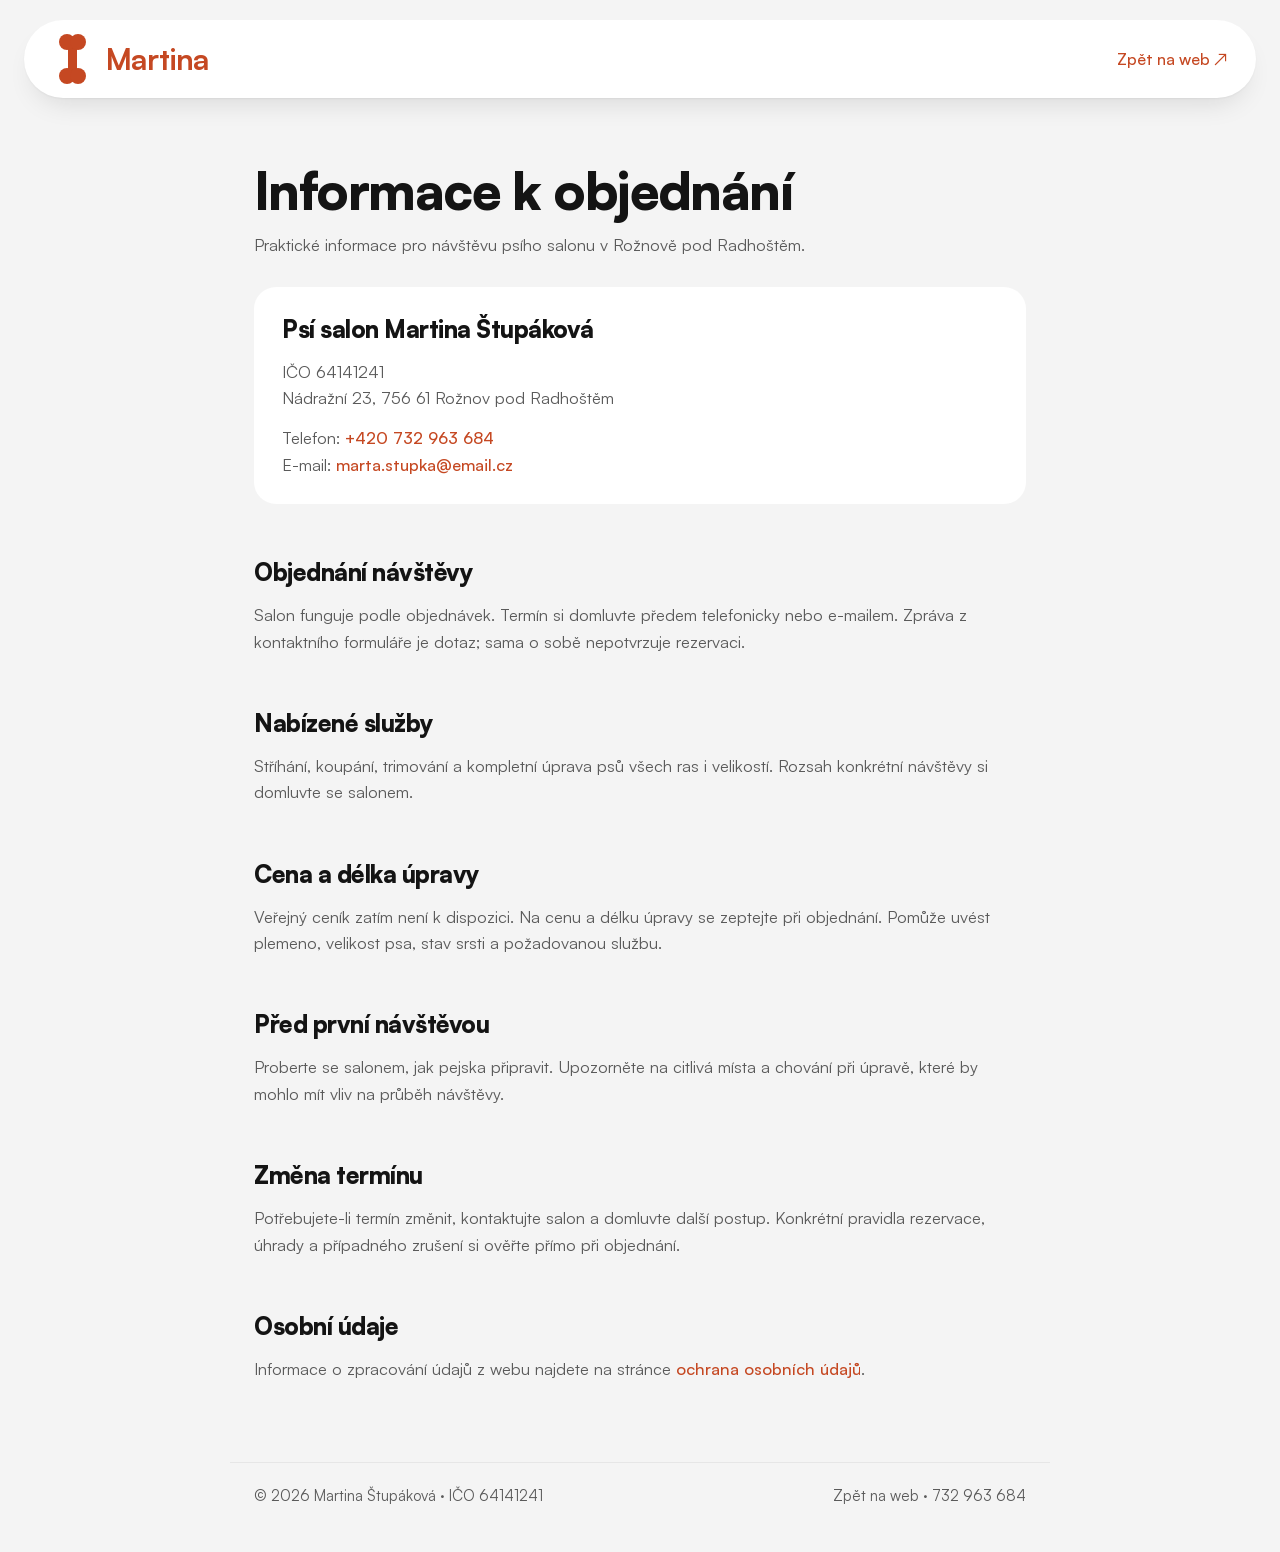
<file: public/obchodni-podminky/index.html>
<!doctype html>
<html lang="cs"><head><meta charset="utf-8"><meta name="viewport" content="width=device-width, initial-scale=1"><title>Informace k objednání | Martina Štupáková</title><meta name="description" content="Objednání, cena a příprava na návštěvu psího salonu Martina Štupáková."><meta name="theme-color" content="#5b6f70"><link rel="icon" href="../assets/salon/znak.svg" type="image/svg+xml"><link rel="stylesheet" href="../assets/pismo.css"><link rel="stylesheet" href="../assets/styl.css"></head><body>
<header class="nav-wrap"><nav class="navbar" aria-label="Navigace"><a class="logo" href="../"><img class="logo-znak" src="../assets/salon/znak.svg" alt="" width="40" height="40">Martina</a><a class="nav-back" href="../">Zpět na web ↗</a></nav></header><main class="doc"><h1>Informace k objednání</h1><p class="doc-lead">Praktické informace pro návštěvu psího salonu v Rožnově pod Radhoštěm.</p><div class="karta"><h2>Psí salon Martina Štupáková</h2><p>IČO 64141241<br>Nádražní 23, 756 61 Rožnov pod Radhoštěm</p><p>Telefon: <a href="tel:+420732963684">+420 732 963 684</a><br>E-mail: <a href="mailto:marta.stupka@email.cz">marta.stupka@email.cz</a></p></div><h2>Objednání návštěvy</h2><p>Salon funguje podle objednávek. Termín si domluvte předem telefonicky nebo e-mailem. Zpráva z kontaktního formuláře je dotaz; sama o sobě nepotvrzuje rezervaci.</p><h2>Nabízené služby</h2><p>Stříhání, koupání, trimování a kompletní úprava psů všech ras i velikostí. Rozsah konkrétní návštěvy si domluvte se salonem.</p><h2>Cena a délka úpravy</h2><p>Veřejný ceník zatím není k dispozici. Na cenu a délku úpravy se zeptejte při objednání. Pomůže uvést plemeno, velikost psa, stav srsti a požadovanou službu.</p><h2>Před první návštěvou</h2><p>Proberte se salonem, jak pejska připravit. Upozorněte na citlivá místa a chování při úpravě, které by mohlo mít vliv na průběh návštěvy.</p><h2>Změna termínu</h2><p>Potřebujete-li termín změnit, kontaktujte salon a domluvte další postup. Konkrétní pravidla rezervace, úhrady a případného zrušení si ověřte přímo při objednání.</p><h2>Osobní údaje</h2><p>Informace o zpracování údajů z webu najdete na stránce <a href="../zasady-ochrany-osobnich-udaju/">ochrana osobních údajů</a>.</p></main><footer class="doc-footer uzka"><span>© 2026 Martina Štupáková · IČO 64141241</span><span><a href="../">Zpět na web</a> · <a href="tel:+420732963684">732 963 684</a></span></footer></body></html>
</file>
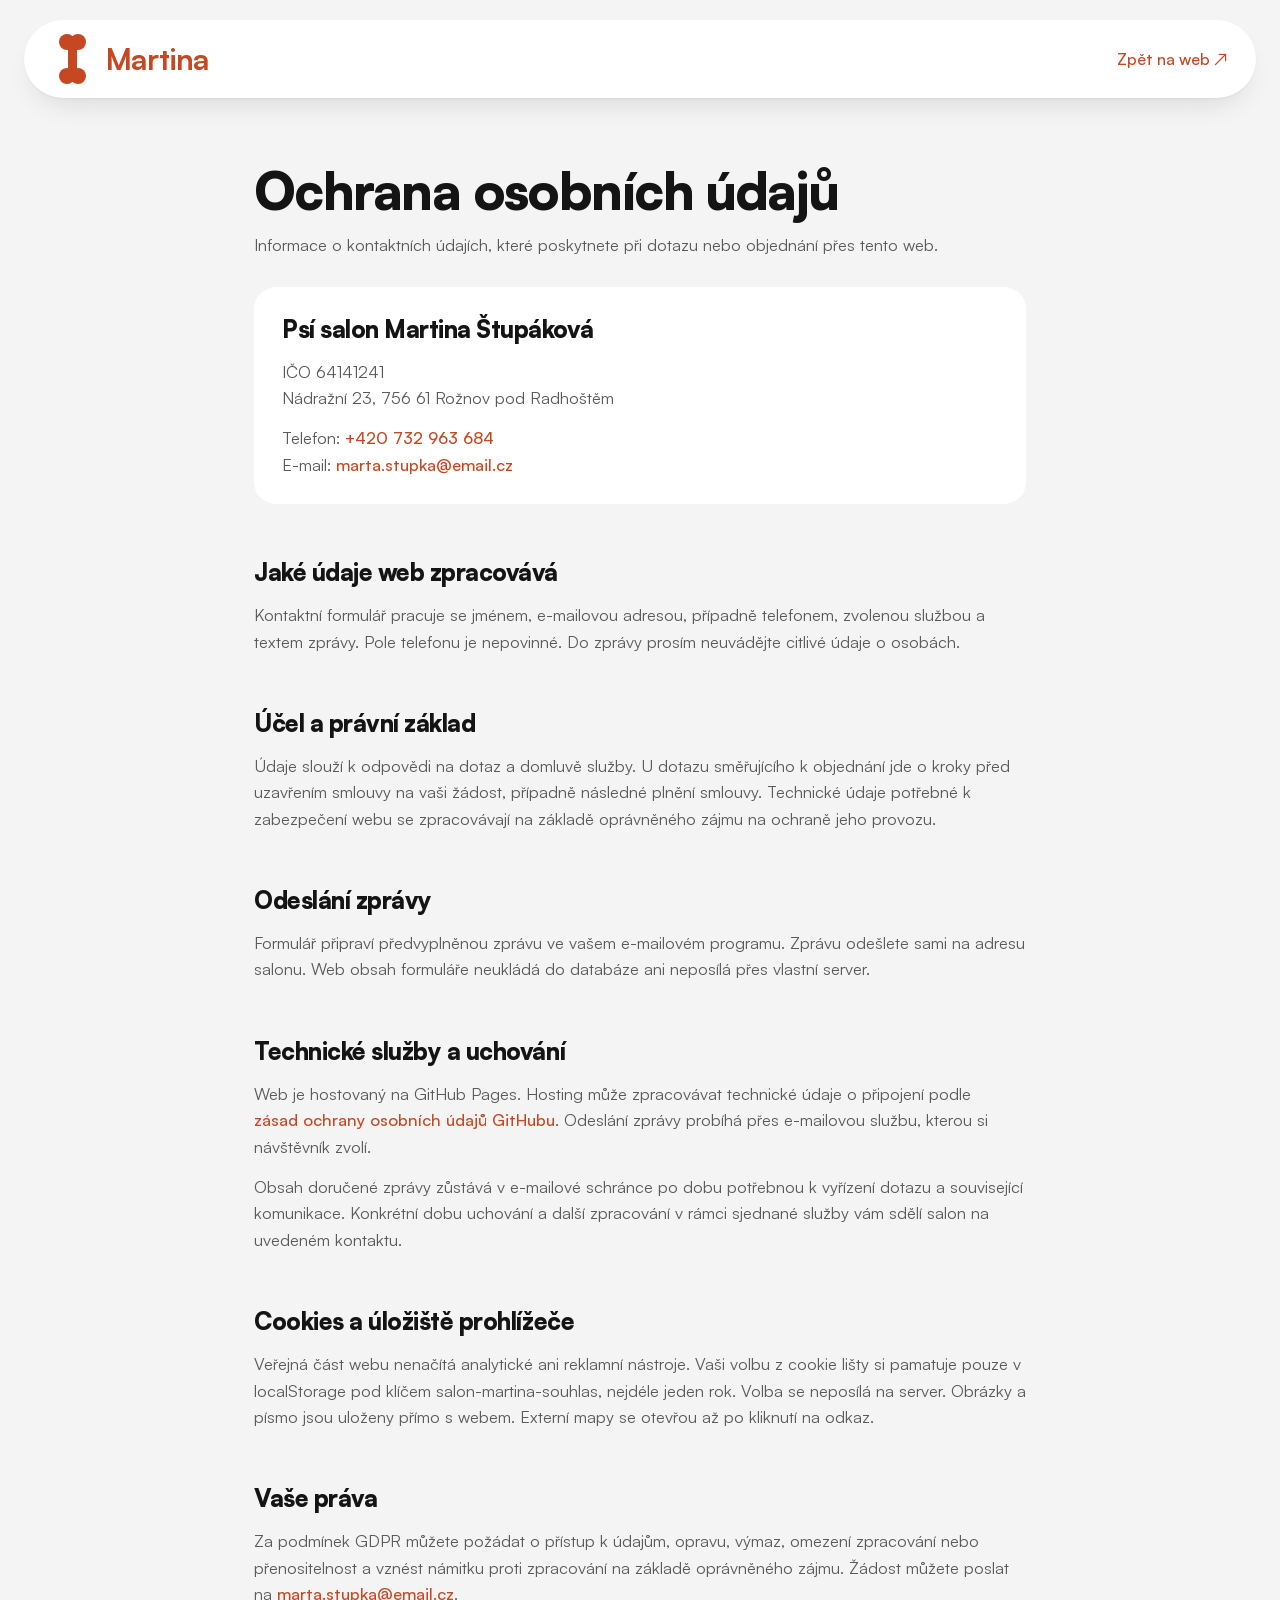
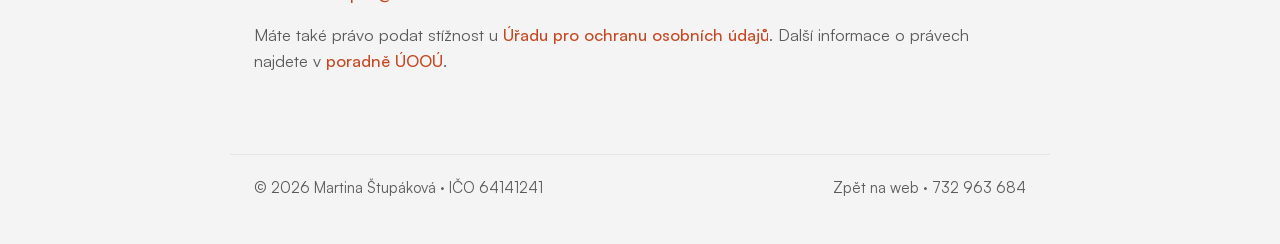
<file: public/zasady-ochrany-osobnich-udaju/index.html>
<!doctype html>
<html lang="cs"><head><meta charset="utf-8"><meta name="viewport" content="width=device-width, initial-scale=1"><title>Ochrana osobních údajů | Martina Štupáková</title><meta name="description" content="Informace o kontaktním formuláři a ochraně osobních údajů na webu psího salonu Martina Štupáková."><meta name="theme-color" content="#5b6f70"><link rel="icon" href="../assets/salon/znak.svg" type="image/svg+xml"><link rel="stylesheet" href="../assets/pismo.css"><link rel="stylesheet" href="../assets/styl.css"></head><body>
<header class="nav-wrap"><nav class="navbar" aria-label="Navigace"><a class="logo" href="../"><img class="logo-znak" src="../assets/salon/znak.svg" alt="" width="40" height="40">Martina</a><a class="nav-back" href="../">Zpět na web ↗</a></nav></header><main class="doc"><h1>Ochrana osobních údajů</h1><p class="doc-lead">Informace o kontaktních údajích, které poskytnete při dotazu nebo objednání přes tento web.</p><div class="karta"><h2>Psí salon Martina Štupáková</h2><p>IČO 64141241<br>Nádražní 23, 756 61 Rožnov pod Radhoštěm</p><p>Telefon: <a href="tel:+420732963684">+420 732 963 684</a><br>E-mail: <a href="mailto:marta.stupka@email.cz">marta.stupka@email.cz</a></p></div><h2>Jaké údaje web zpracovává</h2><p>Kontaktní formulář pracuje se jménem, e-mailovou adresou, případně telefonem, zvolenou službou a textem zprávy. Pole telefonu je nepovinné. Do zprávy prosím neuvádějte citlivé údaje o osobách.</p><h2>Účel a právní základ</h2><p>Údaje slouží k odpovědi na dotaz a domluvě služby. U dotazu směřujícího k objednání jde o kroky před uzavřením smlouvy na vaši žádost, případně následné plnění smlouvy. Technické údaje potřebné k zabezpečení webu se zpracovávají na základě oprávněného zájmu na ochraně jeho provozu.</p><h2>Odeslání zprávy</h2><p>Formulář připraví předvyplněnou zprávu ve vašem e-mailovém programu. Zprávu odešlete sami na adresu salonu. Web obsah formuláře neukládá do databáze ani neposílá přes vlastní server.</p><h2>Technické služby a uchování</h2><p>Web je hostovaný na GitHub Pages. Hosting může zpracovávat technické údaje o připojení podle <a href="https://docs.github.com/en/site-policy/privacy-policies/github-general-privacy-statement">zásad ochrany osobních údajů GitHubu</a>. Odeslání zprávy probíhá přes e-mailovou službu, kterou si návštěvník zvolí.</p><p>Obsah doručené zprávy zůstává v e-mailové schránce po dobu potřebnou k vyřízení dotazu a související komunikace. Konkrétní dobu uchování a další zpracování v rámci sjednané služby vám sdělí salon na uvedeném kontaktu. </p><h2>Cookies a úložiště prohlížeče</h2><p>Veřejná část webu nenačítá analytické ani reklamní nástroje. Vaši volbu z cookie lišty si pamatuje pouze v localStorage pod klíčem salon-martina-souhlas, nejdéle jeden rok. Volba se neposílá na server. Obrázky a písmo jsou uloženy přímo s webem. Externí mapy se otevřou až po kliknutí na odkaz.</p><h2>Vaše práva</h2><p>Za podmínek GDPR můžete požádat o přístup k údajům, opravu, výmaz, omezení zpracování nebo přenositelnost a vznést námitku proti zpracování na základě oprávněného zájmu. Žádost můžete poslat na <a href="mailto:marta.stupka@email.cz">marta.stupka@email.cz</a>.</p><p>Máte také právo podat stížnost u <a href="https://uoou.gov.cz/">Úřadu pro ochranu osobních údajů</a>. Další informace o právech najdete v <a href="https://uoou.gov.cz/poradna/poradna-gdpr/prava-subjektu-udaju">poradně ÚOOÚ</a>.</p></main><footer class="doc-footer uzka"><span>© 2026 Martina Štupáková · IČO 64141241</span><span><a href="../">Zpět na web</a> · <a href="tel:+420732963684">732 963 684</a></span></footer></body></html>
</file>
<file: public/assets/salon/upravy.css>
/* Úpravy hero, recenzí, barevnosti a mobilního rozložení. */

/* Meruňková, oranžová a teplý inkoust. */
:root {
  --bg:#fff8f1;
  --surface:#fffefd;
  --ink:#2b211c;
  --ink-soft:#6c5b51;
  --ink-muted:#887166;
  --accent:#c54822;
  --accent-dark:#a6391b;
  --star:#ee9a40;
}
.badge { background:#ffeadc; }
.navbar { box-shadow:0 12px 35px -20px #7f3f2340; }
.hero {
  position:relative;
  padding:60px 0 54px;
  min-height:600px;
  isolation:isolate;
}
.hero-copy { position:relative; z-index:2; max-width:740px; }
.hero-eyebrow { margin:0; font-size:12px; font-weight:700; letter-spacing:.16em; text-transform:uppercase; color:var(--ink-soft); }
.hero h1 { margin:24px 0 0; font-size:clamp(76px,8vw,116px); line-height:.9; letter-spacing:-.065em; }
.hero h1 > span { display:block; }
.hero h1 em { display:block; font-family:Georgia,'Times New Roman',serif; font-weight:400; letter-spacing:-.07em; color:var(--accent); font-size:1.22em; line-height:1.03; }
.hero .sub { margin:24px auto 0; max-width:440px; font-size:17px; line-height:1.5; }
.hero-actions { display:flex; align-items:center; justify-content:center; gap:34px; margin-top:36px; }
.hero-actions .bone-btn { margin:0; height:48px; font-weight:700; }
.hero-more { display:inline-flex; align-items:center; gap:10px; font-size:14px; font-weight:600; }
.hero-more svg { width:19px; height:19px; transition:transform .2s; }
.hero-more:hover svg { transform:translateX(4px); }
.hero .trust { display:inline-flex; margin-top:30px; gap:9px; padding:9px 14px; border:1px solid #e9d7ca; border-radius:999px; background:#fffefd; }
.trust-star { display:flex; color:var(--accent); }
.trust-star svg { width:17px; height:17px; fill:currentColor; }
.hero .trust-value { font-size:13px; }
.hero .trust-label { font-size:12px; }
.trust-arrow { margin-left:2px; color:var(--accent); }
.hero-photo { position:absolute; top:145px; width:clamp(170px,17vw,224px); height:clamp(225px,22vw,285px); z-index:1; }
.hero-photo img { width:100%; height:100%; object-fit:cover; border:8px solid #fff; box-shadow:0 20px 60px -28px #75371360; }
.hero-photo-left { left:1.4%; transform:rotate(-11deg); }
.hero-photo-left img { border-radius:100px 100px 26px 26px; object-position:45% 40%; }
.hero-photo-right { right:1.4%; top:170px; transform:rotate(9deg); }
.hero-photo-right img { border-radius:26px 26px 100px 100px; object-position:50% 40%; }
.hero-spark { position:absolute; left:-23px; bottom:-34px; color:var(--accent); font-size:90px; line-height:1; }
.hero-photo-seal { position:absolute; top:-25px; right:-15px; width:72px; height:72px; display:flex; align-items:center; justify-content:center; color:var(--accent); background:#ffd2af; border-radius:50%; transform:rotate(-20deg); }
.hero-photo-seal .bone-mark { --bar-w:9px; --bar-h:24px; --lobe:14px; --spread:12px; }
.strip { margin-top:0; }
.svc-card .svc-body,.review { box-shadow:0 1px 0 #eddccc; }
.svc-price { color:var(--accent); }
.formular,.review { background:var(--bg); }
.reviews { background:#30231d; color:#fff5eb; border-radius:48px 48px 0 0; }
.reviews-inner { padding:86px 24px 76px; }
.reviews-head { display:grid; grid-template-columns:1fr auto; align-items:center; gap:32px; text-align:left; }
.reviews .badge { color:#ffc9a1; background:#ffffff0c; border:1px solid #ffffff26; }
.reviews h2 { margin-top:22px; font-size:clamp(40px,5vw,68px); line-height:1.03; letter-spacing:-.045em; }
.reviews-score { display:flex; flex-direction:column; align-items:center; padding:0 32px; }
.score-number { display:flex; align-items:baseline; gap:9px; }
.score-number b { font-size:104px; line-height:1; font-weight:900; letter-spacing:-.075em; color:#ffae78; }
.score-number > span { color:#c8b8aa; font-size:23px; }
.score-stars { position:relative; color:#786359; font-size:23px; line-height:1.4; letter-spacing:5px; }
.score-stars > span { background:linear-gradient(90deg,#ffae78 98%,#786359 98%); background-clip:text; -webkit-background-clip:text; -webkit-text-fill-color:transparent; }
.score-caption { font-size:12px; margin-top:6px; color:#dfcfc2; }
.reviews-grid { align-items:stretch; margin-top:54px; gap:20px; }
.review { display:flex; flex-direction:column; min-height:300px; border-radius:24px; padding:26px; color:#30231d; background:#fff3e5; }
.review:nth-child(1) { background:#c54822; color:#fff; transform:rotate(-2deg); }
.review:nth-child(2) { margin-top:20px; margin-bottom:-20px; transform:rotate(1deg); }
.review:nth-child(3) { background:#ffdbbd; transform:rotate(-1deg); }
.review-top { display:flex; align-items:flex-start; justify-content:space-between; height:52px; }
.review-source { font-size:11px; font-weight:700; letter-spacing:.08em; text-transform:uppercase; opacity:.7; }
.review-quote { font:80px/.95 Georgia,serif; opacity:.5; }
.review blockquote { color:inherit; font-size:24px; font-weight:700; line-height:1.3; letter-spacing:-.025em; margin:8px 0 28px; }
.review figcaption { display:flex; align-items:center; gap:11px; margin-top:auto; color:inherit; }
.review-initials { display:flex; align-items:center; justify-content:center; width:38px; height:38px; flex-shrink:0; border-radius:50%; background:#30231d0c; font-size:12px; font-weight:700; }
.review:first-child .review-initials { background:#fff2; }
.review figcaption b { color:inherit; font-size:13px; font-weight:700; margin-bottom:0; }
.reviews-all { display:flex; align-items:center; justify-content:center; gap:12px; margin:58px auto 0; color:#ffcfaa; font-size:14px; font-weight:600; }
.reviews-all svg { width:18px; height:18px; }
@media (max-width:1100px) and (min-width:901px) {
  .hero-photo { width:160px; height:220px; }
  .hero-photo-left { left:0; }
  .hero-photo-right { right:0; }
  .hero h1 { font-size:82px; }
  .hero-copy { max-width:570px; }
}
@media (max-width:900px) {
  .hero { padding:48px 0 32px; min-height:0; }
  .hero h1 { font-size:clamp(65px,10vw,90px); }
  .hero-photo { display:none; }
  .hero .sub { max-width:420px; }
  .reviews { border-radius:30px 30px 0 0; }
  .reviews-inner { padding:60px 24px; }
  .reviews-grid { grid-template-columns:repeat(3,1fr); gap:12px; margin-top:40px; }
  .review { padding:20px; min-height:280px; }
  .review blockquote { font-size:20px; }
}
@media (max-width:600px) {
  .hero { padding:42px 0 30px; }
  .hero-eyebrow { font-size:9px; letter-spacing:.11em; }
  .hero h1 { margin-top:24px; font-size:clamp(64px,16vw,92px); }
  .hero .sub { font-size:15px; max-width:310px; margin-top:20px; }
  .hero-actions { flex-direction:column; gap:26px; margin-top:30px; }
  .hero-actions .bone-btn { font-size:15px; height:44px; }
  .hero-more { font-size:12px; }
  .hero .trust { margin-top:20px; gap:7px; padding:8px 10px; }
  .hero .trust-value { font-size:12px; }
  .hero .trust-label { font-size:10px; }
  .trust-star svg { width:14px; height:14px; }
  .reviews-inner { padding:48px 20px; }
  .reviews-head { grid-template-columns:1fr; gap:24px; text-align:center; }
  .reviews h2 { font-size:44px; }
  .reviews h2 br { display:none; }
  .reviews-score { padding:0; }
  .score-number b { font-size:84px; }
  .reviews-grid { grid-template-columns:1fr; gap:16px; margin-top:32px; }
  .review { min-height:220px; padding:24px; }
  .review:nth-child(n) { transform:none; margin:0; }
  .review blockquote { font-size:23px; }
  .review-top { height:38px; }
  .reviews-all { margin-top:28px; font-size:12px; }
}
@media (prefers-reduced-motion:reduce) {
  .hero-more svg { transition:none; }
}
/* Kotvy se neztrácejí pod pevnou navigací. */
section[id] { scroll-margin-top:115px; }
@media (max-width:560px) { section[id] { scroll-margin-top:86px; } }
@media (max-width:600px) {
  .hero h1 { font-size:clamp(48px,15vw,90px); }
}

/* Lokální ručně psané písmo s českou diakritikou. */
@font-face {
  font-family:Caveat;
  src:url(pismo/caveat-semibold.ttf) format('truetype');
  font-weight:600;
  font-style:normal;
  font-display:swap;
}
.hero h1 { width:100%; }
.hero-title-line { white-space:nowrap; }
.hero h1 .hero-handwriting {
  font-family:Caveat,cursive;
  font-size:1.7em;
  font-style:normal;
  font-weight:600;
  line-height:.9;
  letter-spacing:-.02em;
  white-space:nowrap;
  margin-top:3px;
  min-height:.9em;
}
@media (max-width:600px) {
  .hero-copy { width:100%; }
  .hero h1 { font-size:clamp(42px,13.8vw,82px); }
  .hero h1 .hero-handwriting { font-size:1.8em; line-height:.9; margin-top:6px; }
}

/* Dvě stejně široké sady zaručují návaznost i po změně šířky okna. */
.strip {
  height:calc(var(--card-h) + 140px * var(--arc) + 80px);
  padding:28px 0 52px;
}
.track { gap:0; animation:photo-loop 75s linear infinite; transform:translate3d(0,0,0); }
.photo-cycle { display:flex; gap:var(--card-gap); padding-right:var(--card-gap); flex-shrink:0; }
@keyframes photo-loop { to { transform:translate3d(-50%,0,0); } }
@media (hover:hover) { .strip:hover .track { animation-play-state:paused; } }
@media (prefers-reduced-motion:reduce) { .track { animation:none; transform:none; } }

/* Jednotlivé tahy pera, nikoli odkrývání obdélníku zleva. */
.hero-handwriting.is-preparing { opacity:0; }
.hero h1 .hero-handwriting { min-height:.95em; }
.handwriting-svg { display:block; width:1.98em; height:.93em; margin:0 auto; overflow:visible; }
.hero-handwriting.is-written .pen-letter { mask:none; }
@media (prefers-reduced-motion:reduce) {
  .hero-handwriting.is-preparing { opacity:1; }
  .hero-handwriting .pen-letter { mask:none; }
}

/* Mobilní hlavička: značka a dvě stejně velká tlačítka. */
.nav-phone-icon { display:none; }
.nav-phone-number { white-space:nowrap; }
@media (max-width:600px) {
  .nav-wrap { padding:0 12px; top:10px; margin-top:12px; }
  .navbar { height:64px; padding:0 10px 0 16px; gap:8px; }
  .navbar .logo { font-size:21px; gap:8px; flex-shrink:0; white-space:nowrap; }
  .navbar .logo-znak { height:32px; width:auto; }
  .navbar .nav-cta {
    width:44px; height:44px; padding:0; margin:0 0 0 auto;
    flex-shrink:0; justify-content:center; border-radius:50%;
    background:var(--accent); color:#fff;
  }
  .nav-cta .nav-phone-number,.nav-cta .nav-phone-arrow { display:none; }
  .nav-cta .nav-phone-icon { display:block; width:19px; height:19px; }
  .navbar .nav-menu { width:44px; height:44px; flex-shrink:0; margin:0; border-radius:50%; background:#fff1e5; }
  .nav-menu-carky { width:18px; }
  .nav-cta:focus-visible,.nav-menu:focus-visible { outline:2px solid var(--accent); outline-offset:3px; }
}
</file>
<file: public/assets/pismo.css>
/* Satoshi, stejne pismo jako na hlavni strance */
@font-face{font-family:"Satoshi";src:url([data-uri]) format("woff2");font-weight:400;font-style:normal;font-display:swap;}
@font-face{font-family:"Satoshi";src:url([data-uri]) format("woff2");font-weight:500;font-style:normal;font-display:swap;}
@font-face{font-family:"Satoshi";src:url([data-uri]) format("woff2");font-weight:700;font-style:normal;font-display:swap;}
@font-face{font-family:"Satoshi";src:url([data-uri]) format("woff2");font-weight:900;font-style:normal;font-display:swap;}
</file>
<file: public/assets/styl.css>
/* Společný styl podstránek (obchodní podmínky, GDPR) a blogu.
   Navazuje na hlavní stránku: stejné barvy, písmo i tvarosloví.
   Písmo Satoshi se načítá zvlášť z pismo.css. */

:root{
  --bg:#f4f4f4;
  --surface:#ffffff;
  --ink:#141414;
  --ink-soft:#5a5a5a;
  --ink-muted:#7c7c7c;
  --accent:#c54822;
  --accent-dark:#a6391b;
  --tint:#fff0e7;
  --line:#e6e4e1;
  --photo-grade:saturate(.9) contrast(1.02);
}

*{ box-sizing:border-box; }
html{ -webkit-text-size-adjust:100%; }
html,body{ margin:0; padding:0; }
body{
  background:var(--bg);
  color:var(--ink);
  font-family:"Satoshi", ui-sans-serif, system-ui, -apple-system, "Segoe UI", sans-serif;
  -webkit-font-smoothing:antialiased;
  -moz-osx-font-smoothing:grayscale;
  overflow-x:clip;
}
a{ color:inherit; text-decoration:none; }
a:focus-visible, button:focus-visible{ outline:2px solid var(--accent-dark); outline-offset:4px; border-radius:8px; }
h1,h2,h3{ text-wrap:balance; }
p,li{ text-wrap:pretty; }
img{ max-width:100%; }
.jen-pro-cteni{ position:absolute; width:1px; height:1px; padding:0; margin:-1px; overflow:hidden; clip:rect(0 0 0 0); white-space:nowrap; border:0; }

/* ---------- lišta nahoře ---------- */
.nav-wrap{
  max-width:1344px;
  margin:20px auto 0;
  padding:0 24px;
}
.navbar{
  background:var(--surface);
  border-radius:999px;
  height:78px;
  display:flex;
  align-items:center;
  justify-content:space-between;
  padding:0 28px 0 26px;
  box-shadow:0 1px 2px rgba(20,20,20,.04), 0 14px 30px -14px rgba(20,20,20,.16);
}
.logo{
  display:flex;
  align-items:center;
  gap:11px;
  font-size:30px;
  font-weight:700;
  color:var(--accent);
  letter-spacing:-0.02em;
}
.logo-znak{ width:auto; height:52px; flex-shrink:0; }
.nav-back{
  display:inline-flex;
  align-items:center;
  gap:7px;
  font-size:16px;
  font-weight:500;
  color:var(--accent);
}
.nav-back:hover{ color:var(--accent-dark); }
.nav-back svg{ width:14px; height:14px; }

/* ---------- odznak ---------- */
.badge{
  display:inline-flex;
  align-items:center;
  gap:10px;
  background:var(--tint);
  color:var(--accent);
  font-size:16px;
  font-weight:500;
  padding:10px 20px;
  border-radius:999px;
}
.bone-mark{
  --bar-w:6px; --bar-h:13px; --lobe:9px; --spread:8px;
  position:relative;
  width:var(--bar-w);
  height:var(--bar-h);
  background:currentColor;
  border-radius:calc(var(--bar-w) / 2);
  flex-shrink:0;
}
.bone-mark::before,.bone-mark::after{
  content:"";
  position:absolute;
  left:50%;
  width:var(--lobe);
  height:var(--lobe);
  border-radius:50%;
  background:currentColor;
  transform:translateX(calc(-50% - var(--spread) / 2));
  box-shadow:var(--spread) 0 0 0 currentColor;
}
.bone-mark::before{ top:calc(var(--lobe) / -2); }
.bone-mark::after{ bottom:calc(var(--lobe) / -2); }

/* ---------- dokument (podmínky, GDPR) ---------- */
.doc{
  max-width:820px;
  margin:0 auto;
  padding:64px 24px 80px;
}
.doc h1{
  font-size:clamp(32px, 5vw, 52px);
  font-weight:900;
  line-height:1.08;
  letter-spacing:-0.03em;
  margin:0;
}
.doc-lead{
  margin:20px 0 0;
  font-size:18px;
  line-height:1.5;
  color:var(--ink-soft);
}
.doc h2{ font-size:24px; font-weight:900; letter-spacing:-0.02em; margin:52px 0 0; }
.doc h3{ font-size:18px; font-weight:700; margin:32px 0 0; }
.doc p{ font-size:16.5px; line-height:1.6; color:var(--ink-soft); margin:14px 0 0; }
.doc ol,.doc ul{
  margin:16px 0 0;
  padding-left:22px;
  display:flex;
  flex-direction:column;
  gap:12px;
  font-size:16.5px;
  line-height:1.6;
  color:var(--ink-soft);
}
.doc li::marker{ color:var(--accent); font-weight:700; }
.doc a{ color:var(--accent); font-weight:500; }
.doc a:hover{ text-decoration:underline; }

.karta{
  margin:28px 0 0;
  background:var(--surface);
  border-radius:22px;
  padding:26px 28px;
}
.karta h2,.karta h3{ margin-top:0; }
.karta p:first-of-type{ margin-top:14px; }
.karta ul{ margin-top:14px; }

/* ---------- patička podstránek ---------- */
.doc-footer{
  max-width:1244px;
  margin:0 auto;
  padding:22px 24px 46px;
  border-top:1px solid #e6e6e6;
  display:flex;
  flex-wrap:wrap;
  justify-content:space-between;
  gap:10px 24px;
  font-size:15px;
  color:var(--ink-soft);
}
.doc-footer a{ color:var(--ink-soft); }
.doc-footer a:hover{ color:var(--accent); }
.doc-footer.uzka{ max-width:820px; }

/* ================= BLOG ================= */
.blog{
  max-width:1244px;
  margin:0 auto;
  padding:64px 24px 90px;
}
.blog-hlava{
  display:flex;
  flex-direction:column;
  align-items:center;
  text-align:center;
  margin-bottom:52px;
}
.blog-hlava h1{
  font-size:clamp(34px, 5vw, 56px);
  font-weight:900;
  line-height:1.06;
  letter-spacing:-0.03em;
  margin:26px 0 0;
}
.blog-hlava p{
  font-size:17px;
  line-height:1.55;
  color:var(--ink-soft);
  margin:20px 0 0;
  max-width:620px;
}

/* meta řádek: datum a doba čtení */
.meta{
  display:flex;
  align-items:center;
  flex-wrap:wrap;
  gap:8px;
  font-size:14px;
  color:var(--ink-muted);
}
.meta .tecka{ opacity:.5; }

/* velká karta prvního článku */
.clanek-hlavni{
  display:grid;
  grid-template-columns:1.05fr .95fr;
  gap:0;
  background:var(--surface);
  border-radius:28px;
  overflow:hidden;
  margin-bottom:26px;
  box-shadow:0 1px 2px rgba(20,20,20,.05);
  transition:transform .35s cubic-bezier(.22,1,.36,1), box-shadow .35s cubic-bezier(.22,1,.36,1);
}
.clanek-hlavni:hover{ transform:translateY(-4px); box-shadow:0 22px 44px -28px rgba(20,20,20,.45); }
.clanek-hlavni .foto{
  min-height:340px;
  background-size:cover;
  background-position:center;
  background-color:#e4e4e4;
  filter:var(--photo-grade);
}
.clanek-hlavni .text{
  padding:44px 44px 40px;
  display:flex;
  flex-direction:column;
  justify-content:center;
}
.clanek-hlavni h2{
  font-size:32px;
  font-weight:900;
  line-height:1.12;
  letter-spacing:-0.025em;
  margin:16px 0 0;
}
.clanek-hlavni p{ font-size:16.5px; line-height:1.55; color:var(--ink-soft); margin:16px 0 0; }
.clanek-hlavni.bez-fota{ grid-template-columns:1fr; }
.clanek-hlavni .cist{ margin-top:0; padding-top:22px; }

/* mřížka ostatních článků */
.clanky{
  display:grid;
  grid-template-columns:repeat(3, 1fr);
  gap:26px;
}
.clanek-karta{
  display:flex;
  flex-direction:column;
  background:var(--surface);
  border-radius:24px;
  overflow:hidden;
  box-shadow:0 1px 2px rgba(20,20,20,.05);
  transition:transform .35s cubic-bezier(.22,1,.36,1), box-shadow .35s cubic-bezier(.22,1,.36,1);
}
.clanek-karta:hover{ transform:translateY(-4px); box-shadow:0 22px 44px -28px rgba(20,20,20,.45); }
.clanek-karta .foto{
  aspect-ratio:16 / 10;
  background-size:cover;
  background-position:center;
  background-color:#e4e4e4;
  filter:var(--photo-grade);
}
.clanek-karta .text{ padding:24px 24px 26px; display:flex; flex-direction:column; flex:1; }
.clanek-karta h2{
  font-size:21px;
  font-weight:900;
  line-height:1.2;
  letter-spacing:-0.02em;
  margin:12px 0 0;
}
.clanek-karta p{ font-size:15.5px; line-height:1.5; color:var(--ink-soft); margin:12px 0 0; }
.cist{
  margin-top:auto;
  padding-top:18px;
  display:inline-flex;
  align-items:center;
  gap:7px;
  font-size:15px;
  font-weight:500;
  color:var(--accent);
}
.cist svg{ width:13px; height:13px; }

.prazdno{
  background:var(--surface);
  border-radius:24px;
  padding:56px 32px;
  text-align:center;
  color:var(--ink-soft);
  font-size:17px;
  line-height:1.55;
}

/* ---------- článek ---------- */
.clanek{
  max-width:1244px;
  margin:0 auto;
  padding:44px 24px 80px;
}
.drobky{
  font-size:14px;
  color:var(--ink-muted);
  margin-bottom:26px;
}
.drobky a{ color:var(--accent); }
.drobky a:hover{ text-decoration:underline; }

.clanek-hlava{ max-width:760px; margin:0 auto; text-align:center; }
.clanek-hlava h1{
  font-size:clamp(30px, 4.4vw, 50px);
  font-weight:900;
  line-height:1.08;
  letter-spacing:-0.03em;
  margin:18px 0 0;
}
.clanek-hlava .meta{ justify-content:center; }
.clanek-perex{
  font-size:19px;
  line-height:1.55;
  color:var(--ink-soft);
  margin:22px 0 0;
}
.clanek-hero{
  width:100%;
  max-width:1000px;
  margin:44px auto 0;
  aspect-ratio:16 / 9;
  border-radius:24px;
  background-size:cover;
  background-position:center;
  background-color:#e4e4e4;
  filter:var(--photo-grade);
}

.telo{
  max-width:720px;
  margin:0 auto;
  padding-top:48px;
  font-size:18.5px;
  line-height:1.65;
  color:#2c2c2c;
}
.telo > *:first-child{ margin-top:0; }
.telo p{ margin:22px 0 0; }
.telo h2{
  font-size:28px;
  font-weight:900;
  letter-spacing:-0.02em;
  line-height:1.18;
  color:var(--ink);
  margin:46px 0 0;
}
.telo h3{
  font-size:21px;
  font-weight:700;
  color:var(--ink);
  margin:34px 0 0;
}
.telo ul,.telo ol{ margin:20px 0 0; padding-left:24px; display:flex; flex-direction:column; gap:10px; }
.telo li::marker{ color:var(--accent); font-weight:700; }
.telo a{ color:var(--accent); font-weight:500; text-decoration:underline; text-underline-offset:2px; }
.telo strong{ font-weight:700; color:var(--ink); }
.telo blockquote{
  margin:34px 0 0;
  padding:4px 0 4px 24px;
  border-left:3px solid var(--accent);
  font-size:20px;
  line-height:1.5;
  color:var(--ink);
}
.telo blockquote p{ margin:0; }
.telo figure{ margin:34px 0 0; }
.telo figure img{
  display:block;
  width:100%;
  border-radius:20px;
  filter:var(--photo-grade);
}
.telo figcaption{
  margin-top:10px;
  font-size:14.5px;
  color:var(--ink-muted);
  text-align:center;
}
.telo hr{ border:none; border-top:1px solid var(--line); margin:44px 0 0; }

/* ---------- konec článku ---------- */
.zavery{ max-width:720px; margin:56px auto 0; }
.cta-karta{
  background:var(--surface);
  border-radius:24px;
  padding:34px 32px;
  text-align:center;
}
.cta-karta h2{ font-size:24px; font-weight:900; letter-spacing:-0.02em; margin:0; }
.cta-karta p{ font-size:16px; line-height:1.55; color:var(--ink-soft); margin:14px 0 0; }
/* druhá cesta ke kontaktu: formulář na hlavní stránce */
.odkaz-formular{
  display:inline-flex;
  align-items:center;
  gap:8px;
  margin-top:16px;
  font-size:16px;
  font-weight:500;
  color:var(--accent);
  text-decoration:underline;
  text-underline-offset:3px;
  transition:color .18s ease, gap .18s ease;
}
.odkaz-formular svg{ width:17px; height:17px; flex-shrink:0; }
.odkaz-formular:hover{ color:var(--ink); gap:11px; }
.cta-karta .odkaz-formular{ display:flex; justify-content:center; }
@media (prefers-reduced-motion: reduce){ .odkaz-formular{ transition:none; } }
.bone-btn{
  position:relative;
  display:inline-flex;
  align-items:center;
  justify-content:center;
  height:44px;
  padding:0 32px;
  margin-top:26px;
  background:var(--accent);
  color:#fff;
  font-family:inherit;
  font-size:16.5px;
  font-weight:500;
  border:none;
  border-radius:22px;
  cursor:pointer;
  transition:background .18s ease;
}
.bone-btn::before,.bone-btn::after{
  content:"";
  position:absolute;
  top:50%;
  width:36px;
  height:36px;
  border-radius:50%;
  background:var(--accent);
  transform:translateY(calc(-50% - 14px));
  box-shadow:0 28px 0 0 var(--accent);
  transition:background .18s ease, box-shadow .18s ease;
}
.bone-btn::before{ left:-7px; }
.bone-btn::after{ right:-7px; }
.bone-btn span{ position:relative; z-index:1; }
.bone-btn:hover{ background:var(--accent-dark); }
.bone-btn:hover::before,.bone-btn:hover::after{ background:var(--accent-dark); box-shadow:0 28px 0 0 var(--accent-dark); }

.dalsi{ max-width:1244px; margin:70px auto 0; padding:0 24px; }
.dalsi h2{
  font-size:24px;
  font-weight:900;
  letter-spacing:-0.02em;
  margin:0 0 24px;
  text-align:center;
}

/* ---------- responzivita ---------- */
@media (max-width:1000px){
  .clanky{ grid-template-columns:repeat(2, 1fr); }
  .clanek-hlavni{ grid-template-columns:1fr; }
  .clanek-hlavni .foto{ min-height:0; aspect-ratio:16 / 9; }
  .clanek-hlavni .text{ padding:30px 28px 32px; }
  .clanek-hlavni h2{ font-size:27px; }
}
@media (max-width:680px){
  .clanky{ grid-template-columns:1fr; gap:18px; }
}
@media (max-width:560px){
  .nav-wrap{ margin-top:12px; padding:0 16px; }
  .navbar{ height:60px; padding:0 16px 0 14px; }
  .logo{ font-size:21px; gap:8px; }
  .logo-znak{ height:42px; }
  .nav-back{ font-size:15px; }
  .doc{ padding:44px 16px 56px; }
  .doc h2{ margin-top:40px; }
  .karta{ padding:22px 20px; }
  .doc-footer{ padding:20px 16px 34px; font-size:14px; }

  .blog{ padding:44px 16px 64px; }
  .blog-hlava{ margin-bottom:34px; }
  .clanek{ padding:32px 16px 60px; }
  .clanek-karta .text{ padding:20px 20px 22px; }
  .telo{ padding-top:36px; font-size:17.5px; }
  .telo h2{ font-size:24px; margin-top:38px; }
  .telo blockquote{ font-size:18px; padding-left:18px; }
  .clanek-hero{ margin-top:32px; border-radius:18px; }
  .cta-karta{ padding:28px 22px; }
  .dalsi{ margin-top:52px; padding:0 16px; }
}
</file>
